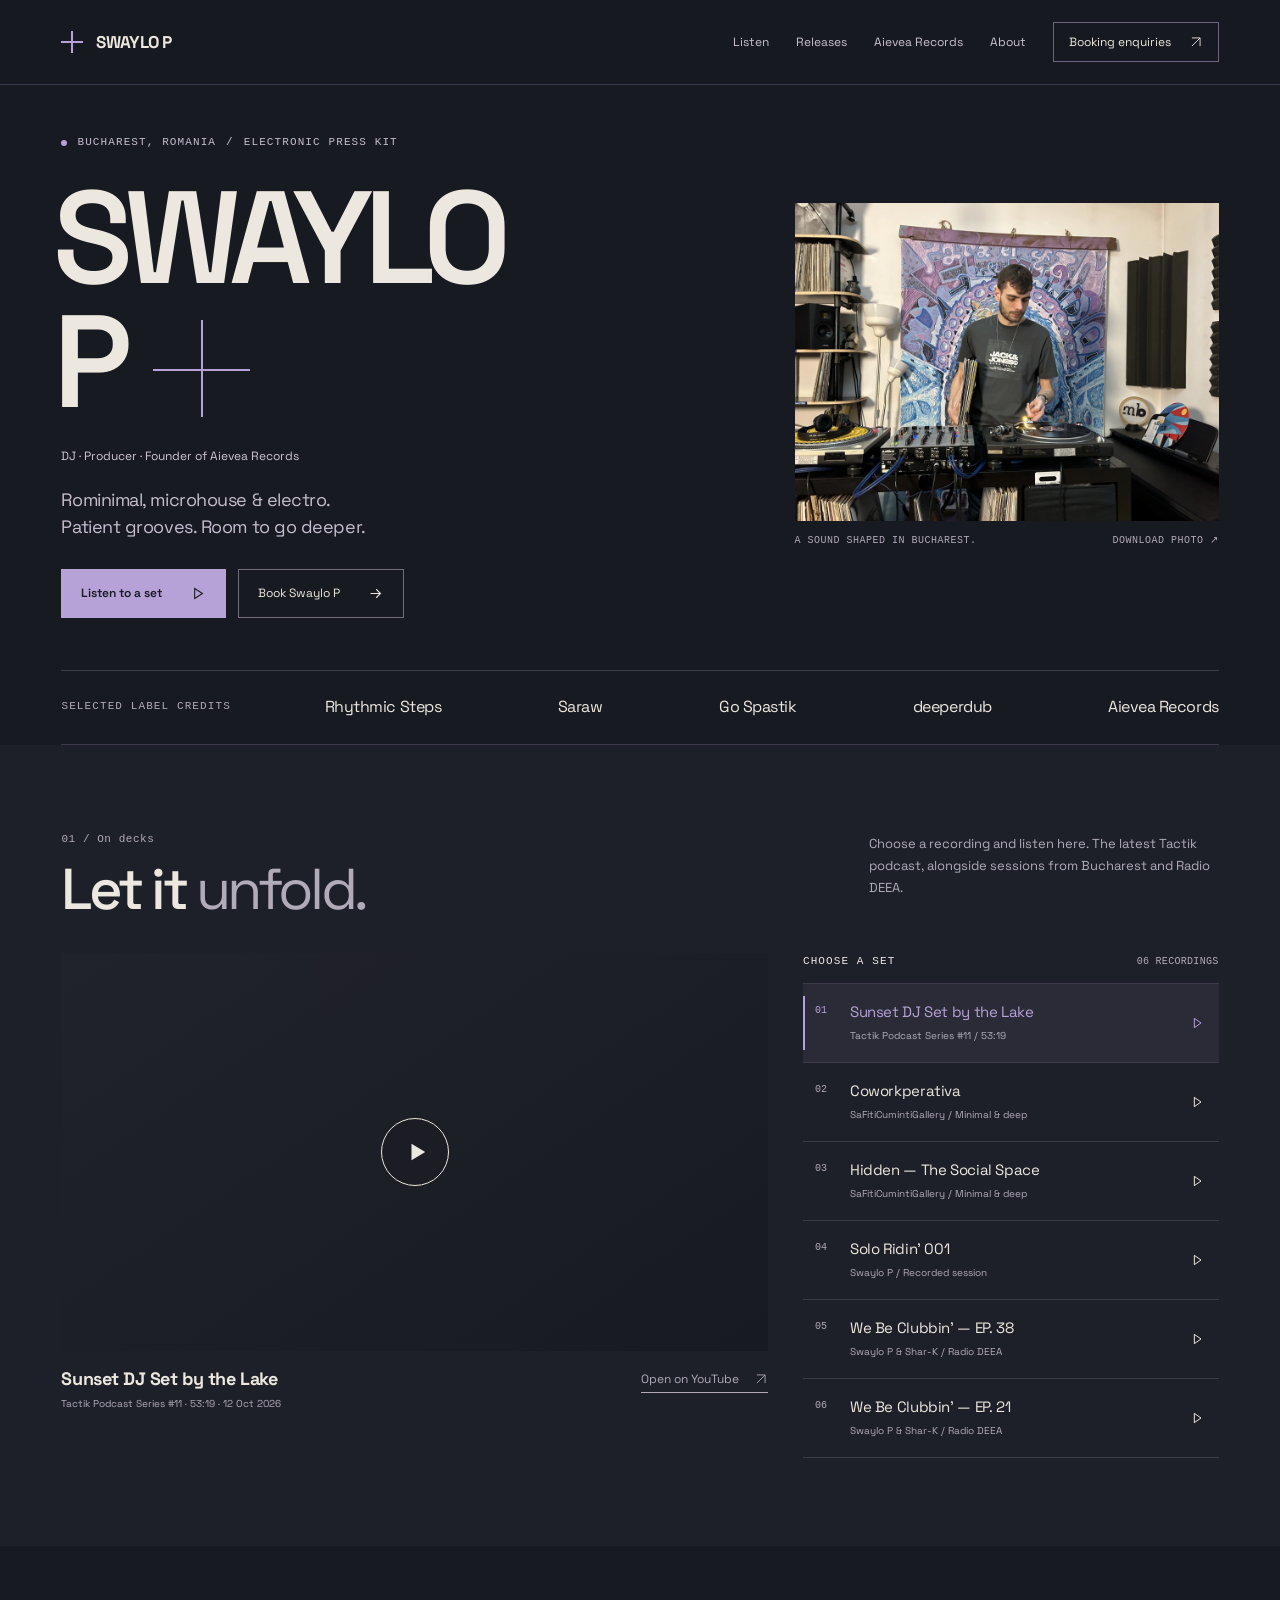
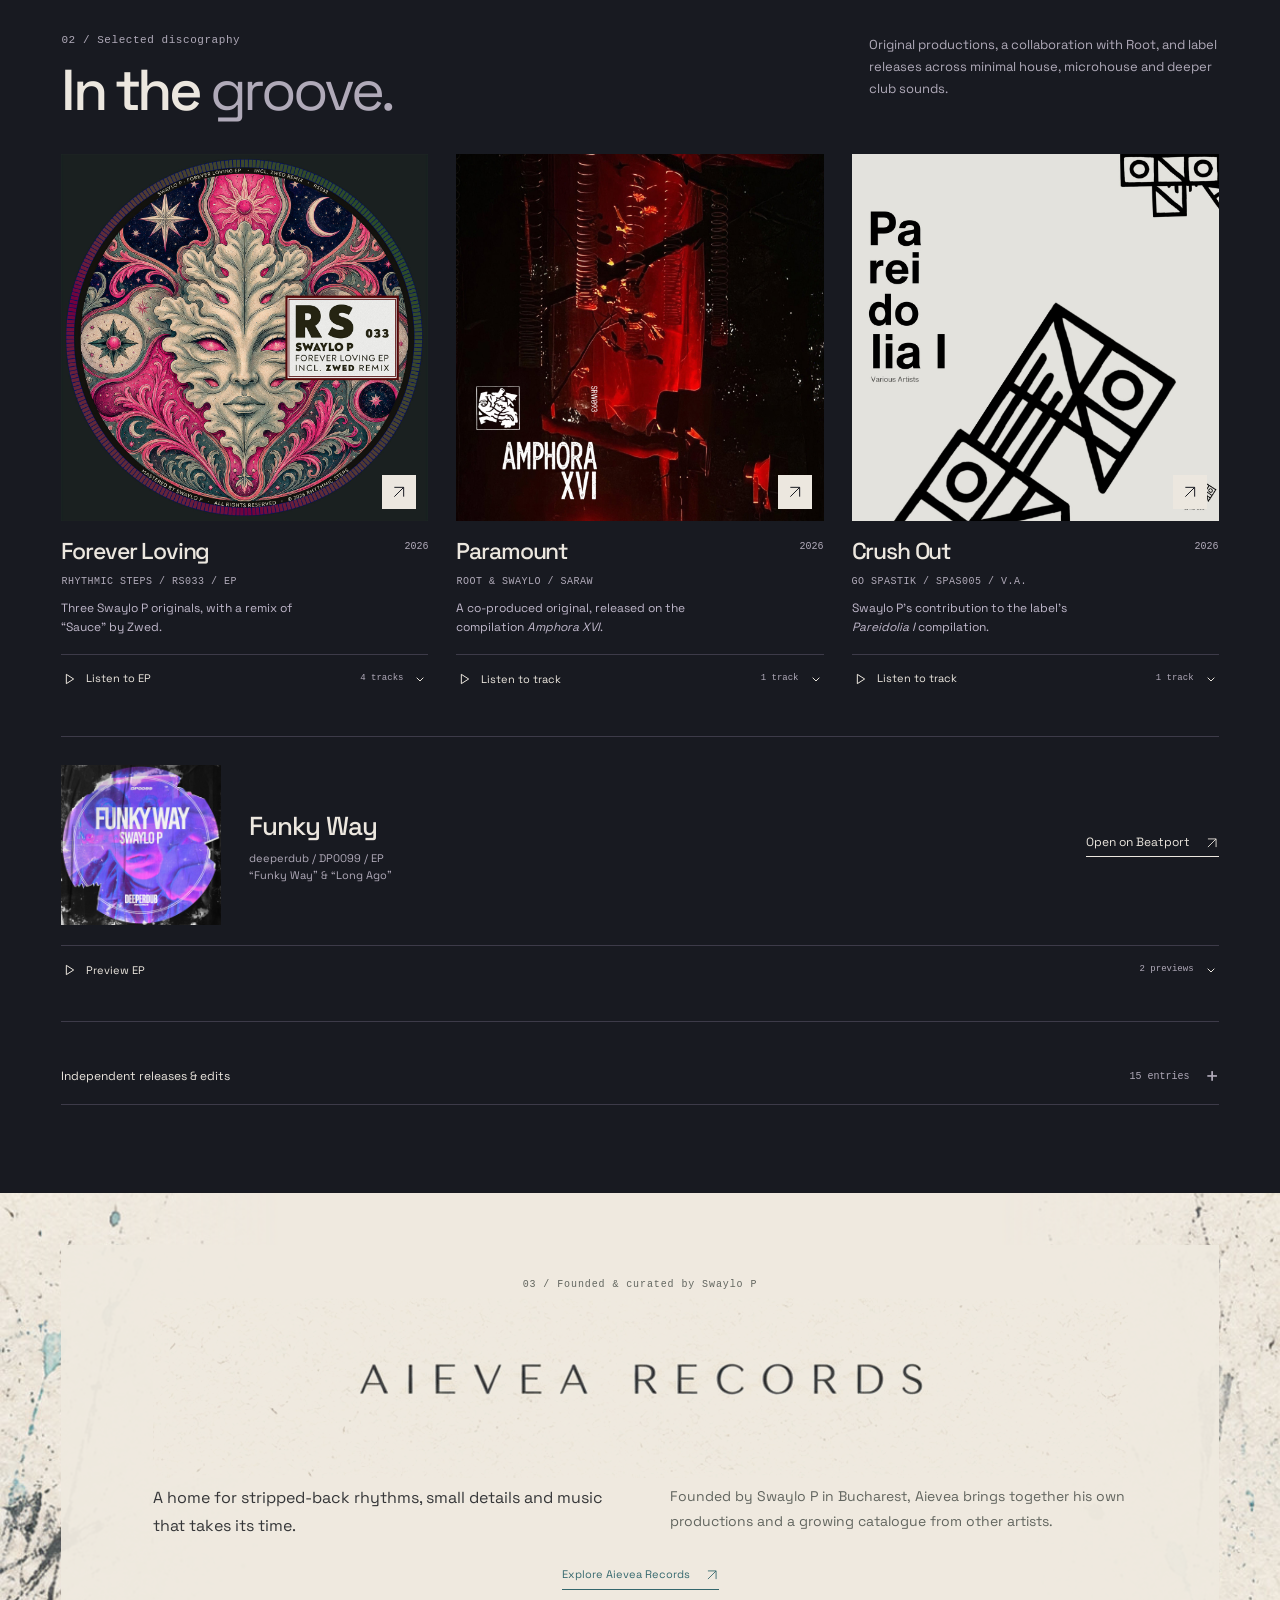
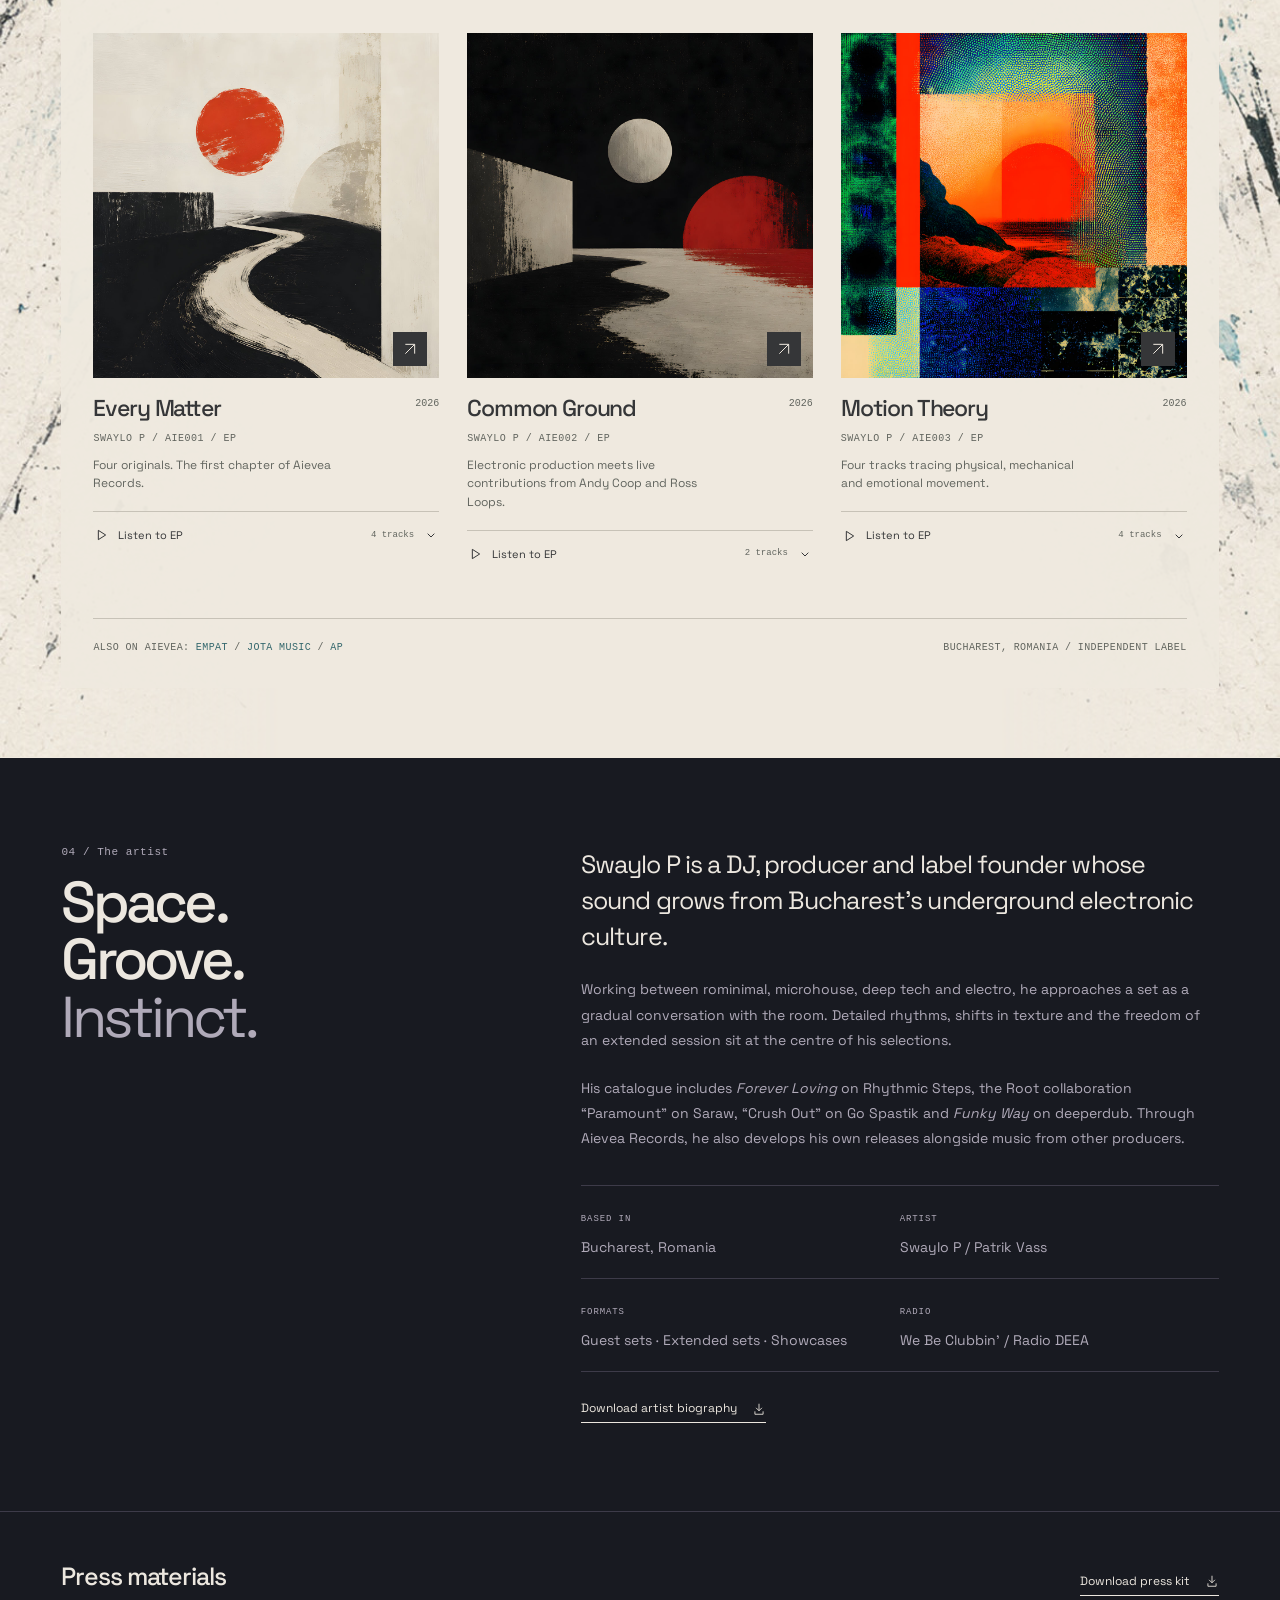
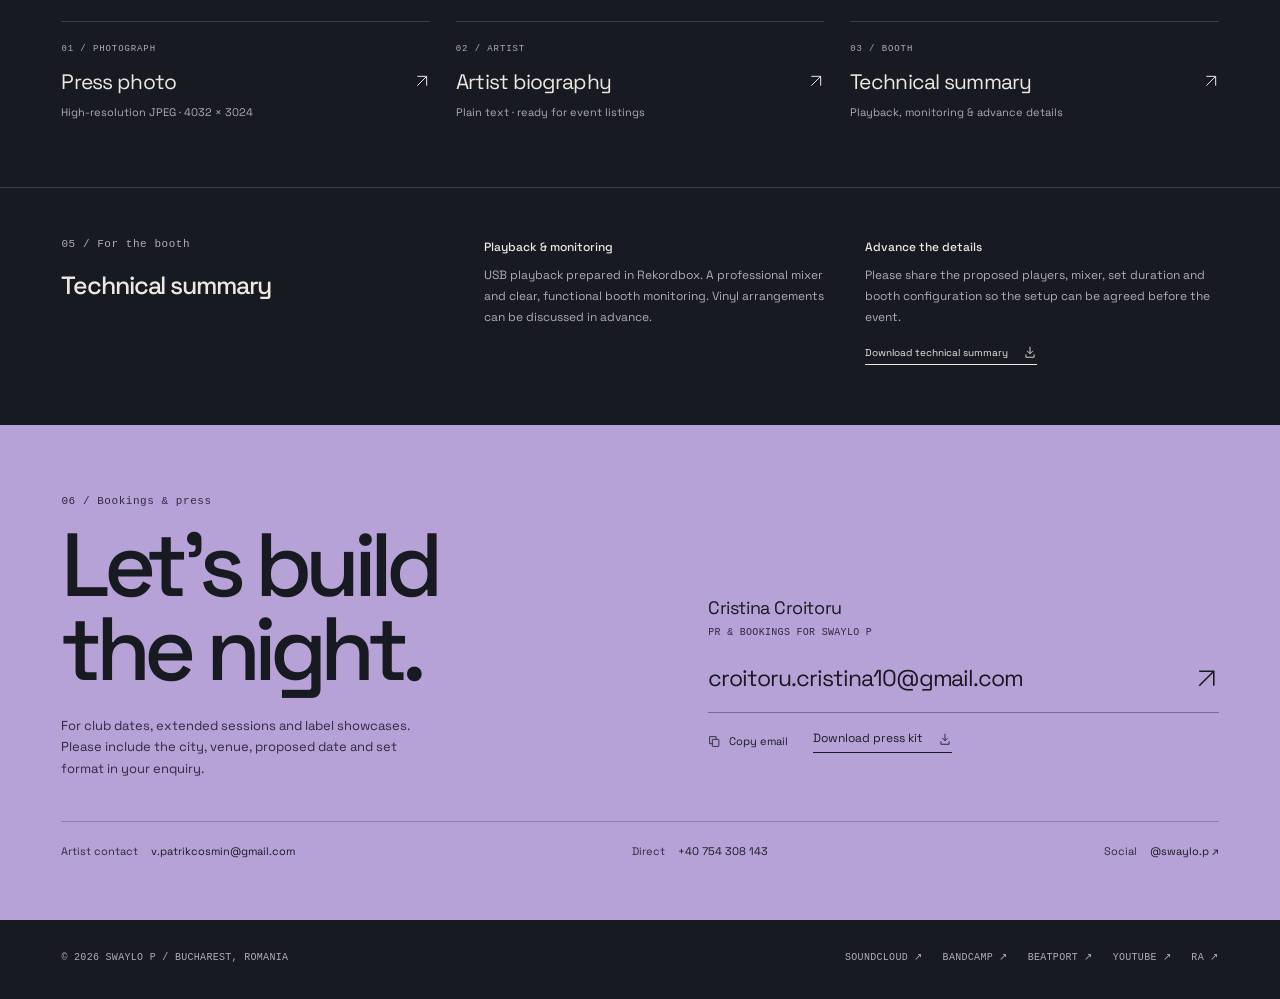
<file: index.html>
<!doctype html>
<html lang="en" class="no-js">
<head>
  <meta charset="utf-8">
  <meta name="viewport" content="width=device-width, initial-scale=1">
  <meta name="theme-color" content="#181a21">
  <script>document.documentElement.classList.replace('no-js', 'js');</script>
  <title>Swaylo P — DJ, Producer & Aievea Records Founder</title>
  <meta name="description" content="Swaylo P is a Bucharest-based DJ, producer and founder of Aievea Records. Explore selected sets, releases on Rhythmic Steps, Saraw and Go Spastik, and booking information.">
  <link rel="canonical" href="https://swaylo-p.github.io/swaylo-p-epk/">
  <meta property="og:type" content="website">
  <meta property="og:title" content="Swaylo P — Electronic Press Kit">
  <meta property="og:description" content="Bucharest. Rominimal, microhouse & electro. Selected music, Aievea Records and booking enquiries.">
  <meta property="og:url" content="https://swaylo-p.github.io/swaylo-p-epk/">
  <meta property="og:image" content="https://swaylo-p.github.io/swaylo-p-epk/images/swaylo-p-portrait.jpg">
  <meta property="og:image:alt" content="Swaylo P playing vinyl at a turntable setup">
  <meta name="twitter:card" content="summary_large_image">
  <link rel="icon" href="images/favicon.svg" type="image/svg+xml">
  <link rel="preconnect" href="https://fonts.googleapis.com">
  <link rel="preconnect" href="https://fonts.gstatic.com" crossorigin>
  <link href="https://fonts.googleapis.com/css2?family=Space+Grotesk:wght@400;500;600;700&display=swap" rel="stylesheet">
  <style>
    :root{--ink:#181a21;--paper:#ece7df;--white:#faf7f2;--accent:#b6a2d7;--muted:#b0aab9;--line:#3d3b49;--paper-line:#cfc5d1;--gutter:clamp(22px,4.8vw,80px);--max:1440px;--mono:ui-monospace,SFMono-Regular,Consolas,monospace}
    *,*::before,*::after{box-sizing:border-box}
    html{scroll-behavior:smooth;scroll-padding-top:95px}
    body{margin:0;background:var(--ink);color:var(--paper);font-family:"Space Grotesk",Arial,sans-serif;font-size:16px;line-height:1.55;-webkit-font-smoothing:antialiased}
    ::selection{background:var(--accent);color:var(--ink)}
    a{color:inherit;text-decoration:none;text-underline-offset:5px}
    a:hover{text-decoration:underline}
    button,input{font:inherit}
    button,a{-webkit-tap-highlight-color:transparent}
    button{color:inherit}
    button:not(:disabled){cursor:pointer}
    img{display:block;max-width:100%;height:auto}
    svg{display:block;width:20px;height:20px;fill:none;stroke:currentColor;stroke-width:1.5}
    h1,h2,h3,p,figure{margin:0}
    h1,h2,h3{font-weight:500}
    button:focus-visible,a:focus-visible,summary:focus-visible{outline:2px solid var(--accent);outline-offset:5px}
    .container{max-width:var(--max);margin-inline:auto;padding-inline:var(--gutter)}
    .eyebrow{font:11px/1.6 var(--mono);letter-spacing:.1em;text-transform:uppercase}
    .muted{color:var(--muted)}
    .accent{color:var(--accent)}
    .skip-link{position:fixed;top:10px;left:12px;z-index:100;background:var(--paper);color:var(--ink);padding:10px 18px;transform:translateY(-160%)}
    .skip-link:focus{transform:none}
    .site-header{position:sticky;top:0;z-index:30;background:rgba(24,26,33,.97);border-bottom:1px solid var(--line)}
    .header-inner{height:84px;display:flex;align-items:center;justify-content:space-between;gap:30px}
    .wordmark{display:flex;align-items:center;gap:13px;font-size:17px;letter-spacing:-.04em;font-weight:700;white-space:nowrap}
    .wordmark:hover{text-decoration:none}
    .cross{width:22px;height:22px;position:relative;display:inline-block;flex-shrink:0}
    .cross::before,.cross::after{content:"";position:absolute;background:var(--accent)}
    .cross::before{width:100%;height:2px;left:0;top:10px}.cross::after{height:100%;width:2px;left:10px;top:0}
    .desktop-nav{display:flex;align-items:center;gap:27px;font-size:12px}
    .desktop-nav a{padding:10px 0;color:#cac3d2}
    .desktop-nav a:hover{color:var(--white)}
    .desktop-nav .nav-book{color:var(--paper);border:1px solid #6e647e;padding:10px 15px;display:flex;align-items:center;gap:18px}
    .nav-book svg{width:14px;height:14px}
    .menu-toggle{display:none;background:none;border:1px solid var(--line);padding:9px 12px;align-items:center;gap:15px;font-size:12px}
    .hero{display:grid;grid-template-columns:minmax(0,1.3fr) minmax(0,.84fr);gap:clamp(35px,6vw,100px);padding-top:49px;padding-bottom:52px;align-items:center}
    .hero-topline{display:flex;align-items:center;gap:10px;color:#c4bdce;margin-bottom:30px}
    .status-dot{width:6px;height:6px;background:var(--accent);border-radius:50%;flex-shrink:0}
    .hero h1{font-size:clamp(72px,10.25vw,154px);line-height:.86;letter-spacing:-.07em;font-weight:600;margin-left:-.065em}
    .hero h1 span{display:block;margin-top:12px}
    .hero h1 .name-ending{display:flex;align-items:center;gap:30px}
    .hero-sigil{position:relative;width:clamp(55px,7.6vw,114px);height:clamp(55px,7.6vw,114px);display:block;margin-top:9px;flex-shrink:0}
    .hero-sigil::before,.hero-sigil::after{content:"";position:absolute;background:var(--accent)}
    .hero-sigil::before{height:2px;width:100%;top:50%;left:0}.hero-sigil::after{width:2px;height:100%;left:50%;top:0}
    .hero-role{font-size:12px;margin-top:28px;color:#cfc7d8}
    .hero-description{max-width:390px;font-size:18px;line-height:1.5;letter-spacing:-.025em;margin-top:20px;color:#c4bdce}
    .hero-actions{display:flex;flex-wrap:wrap;gap:12px;margin-top:29px}
    .button{display:inline-flex;align-items:center;justify-content:space-between;gap:27px;border:1px solid #746b80;min-height:49px;padding:12px 19px;font-size:12px;background:transparent;color:var(--paper);transition:background .18s,color .18s,border-color .18s}
    .button:hover{text-decoration:none;background:var(--paper);border-color:var(--paper);color:var(--ink)}
    .button.primary{background:var(--accent);color:var(--ink);border-color:var(--accent);font-weight:600}
    .button.primary:hover{background:var(--paper);border-color:var(--paper)}
    .button svg{width:17px;height:17px}
    .hero-portrait{position:relative;align-self:center;min-width:0;margin-top:0;display:flex;flex-direction:column}
    .hero-image-wrap{position:relative;overflow:hidden;aspect-ratio:4/3;background:#2b2d3a}
    .hero-portrait img{display:block;width:100%;height:auto}
    .portrait-foot{display:flex;flex-wrap:wrap;justify-content:space-between;align-items:center;gap:12px;padding-top:12px;color:var(--muted);font:10px/1.5 var(--mono);text-transform:uppercase;letter-spacing:.05em}
    .portrait-foot svg{width:12px;height:12px}
    .label-strip{border-top:1px solid var(--line);border-bottom:1px solid var(--line);display:grid;grid-template-columns:1fr 4fr;align-items:center;gap:40px;padding-top:24px;padding-bottom:24px}
    .label-links{display:flex;align-items:center;justify-content:space-between;flex-wrap:wrap;gap:13px 24px;font-size:16px;letter-spacing:-.03em}
    .label-links a{white-space:nowrap}
    .section{padding-top:88px;padding-bottom:88px}
    .section-top{display:flex;justify-content:space-between;align-items:flex-start;gap:30px;margin-bottom:35px}
    .section-title{font-size:clamp(34px,4.5vw,64px);line-height:1;letter-spacing:-.065em}
    .section-title .light{font-weight:400;color:var(--muted)}
    .section-intro{max-width:350px;color:var(--muted);font-size:13px;line-height:1.7}
    .section-index{font:11px var(--mono);letter-spacing:.05em;display:block;margin-bottom:16px;color:var(--muted)}
    .text-link{font-size:12px;display:inline-flex;align-items:center;gap:15px;border-bottom:1px solid currentColor;padding-bottom:4px}
    .text-link svg{width:14px;height:14px}
    .text-link:hover{text-decoration:none;color:var(--accent)}
    .listening{background:#1e2029}
    .set-layout{display:grid;grid-template-columns:minmax(0,1.7fr) minmax(0,1fr);gap:35px}
    .video-stage{position:relative;aspect-ratio:16/9;background:#2b2d3a;overflow:hidden}
    .video-stage .video-poster{position:absolute;inset:0}
    .set-cover{overflow:hidden;background:linear-gradient(145deg,#23252e,#1a1c24)}
    .video-launch{position:absolute;z-index:1;inset:0;display:flex;align-items:center;justify-content:center;width:100%;border:0;background:transparent;color:var(--paper)}
    .video-launch::before{content:"";position:absolute;inset:0;background:rgba(0,0,0,.06)}
    .play-icon{position:relative;z-index:1;display:grid;place-items:center;width:68px;height:68px;border-radius:50%;border:1px solid #ece7df;background:rgba(24,26,33,.25);transition:background .18s,transform .18s}
    .video-launch:focus-visible .play-icon{outline:2px solid var(--accent);outline-offset:6px}
    .play-icon svg{width:22px;height:22px;fill:currentColor;stroke:none;margin-left:4px}
    .video-launch:hover .play-icon{background:var(--accent);border-color:var(--accent);color:var(--ink);transform:scale(1.06)}
    .video-badge{position:absolute;top:18px;left:19px;border:1px solid #bfb2ce;padding:5px 9px;font:9px var(--mono);text-transform:uppercase;letter-spacing:.08em}
    .video-bottom{position:absolute;left:23px;right:23px;bottom:22px;display:flex;justify-content:space-between;gap:15px;align-items:end;text-align:left}
    .video-bottom strong{display:block;font-size:21px;font-weight:500;letter-spacing:-.04em}.video-bottom small{font-size:10px;letter-spacing:.04em;color:#d8cfdf}
    .video-stage iframe{position:absolute;width:100%;height:100%;border:0;inset:0}
    .video-caption{display:flex;justify-content:space-between;align-items:center;gap:15px;margin-top:15px;font-size:11px;color:var(--muted)}
    .set-list{border-top:1px solid var(--line)}
    .set-row{display:grid;grid-template-columns:25px 1fr 20px;gap:16px;padding:23px 0;border-bottom:1px solid var(--line);align-items:center}
    .set-row:hover{text-decoration:none}.set-row:hover .set-name{color:var(--accent)}
    .set-number{font:10px var(--mono);color:var(--muted);align-self:start;padding-top:5px}
    .set-name{display:block;font-size:15px;line-height:1.3;letter-spacing:-.025em;transition:color .18s}
    .set-meta{display:block;color:var(--muted);font-size:10px;margin-top:7px}
    .set-row svg{width:15px;height:15px}
    .release-grid{display:grid;grid-template-columns:repeat(3,minmax(0,1fr));gap:28px}
    .release:hover{text-decoration:none}
    .release-art{overflow:hidden;background:#2b2b39;position:relative;aspect-ratio:1}
    .release-art img{width:100%;height:100%;object-fit:cover;transition:transform .45s}
    .release:hover .release-art img{transform:scale(1.035)}
    .release-overlay{position:absolute;right:12px;bottom:12px;background:var(--paper);color:var(--ink);width:34px;height:34px;display:grid;place-items:center;transition:background .18s}
    .release-overlay svg{width:16px;height:16px}.release:hover .release-overlay{background:var(--accent)}
    .release-heading{display:flex;align-items:baseline;justify-content:space-between;gap:10px;margin-top:17px}
    .release h3{font-size:23px;letter-spacing:-.05em;line-height:1.2}
    .release-year{font:10px var(--mono);color:var(--muted)}
    .release-credit{font:10px/1.5 var(--mono);text-transform:uppercase;letter-spacing:.05em;color:var(--muted);margin-top:8px}
    .release-note{font-size:12px;color:#c0b8cb;margin-top:10px;max-width:32ch}
    .release-extra{display:grid;grid-template-columns:60px 1fr auto;gap:20px;align-items:center;margin-top:34px;padding:20px 0;border-top:1px solid var(--line);border-bottom:1px solid var(--line)}
    .release-extra-mark{height:60px;width:60px;border:1px solid #81728e;display:grid;place-items:center;font-size:23px;letter-spacing:-.08em;background:repeating-linear-gradient(135deg,#282332,#282332 2px,#25202f 2px,#25202f 6px)}
    .release-extra h3{font-size:19px;letter-spacing:-.04em}.release-extra p{font-size:11px;color:var(--muted);margin-top:4px}
    details.archive{margin-top:27px;border-bottom:1px solid var(--line)}
    .archive summary{cursor:pointer;list-style:none;padding:16px 0;display:flex;justify-content:space-between;gap:15px;align-items:center;font-size:12px}
    .archive summary::-webkit-details-marker{display:none}
    .archive summary::after{content:"+";font-size:23px;color:var(--muted);line-height:1}
    .archive[open] summary::after{content:"−"}
    .archive-count{font:10px var(--mono);color:var(--muted);margin-left:auto}
    .archive-links{display:grid;grid-template-columns:repeat(3,minmax(0,1fr));gap:0 24px;padding-bottom:24px}
    .archive-links a{font-size:11px;padding:10px 0;border-top:1px solid var(--line);color:#c0b8cb}
    .aievea{background:var(--paper);color:var(--ink);position:relative;overflow:hidden}
    .aievea .section-index,.aievea .section-intro,.aievea .release-year,.aievea .release-credit{color:#655f70}
    .aievea-intro{display:grid;grid-template-columns:1.25fr 1fr;gap:60px;align-items:end;margin-bottom:38px}
    .aievea h2{font-size:clamp(54px,9vw,130px);line-height:.85;letter-spacing:-.085em;font-weight:500}
    .aievea h2 span{display:block;font-size:.39em;letter-spacing:-.06em;margin-top:16px}
    .aievea-copy{max-width:400px;font-size:14px;line-height:1.65}
    .aievea-copy p+p{margin-top:14px;color:#655f70;font-size:12px}
    .aievea-copy .text-link{margin-top:22px}
    .aievea .text-link:hover{color:#6a5581}
    .aievea a:focus-visible{outline-color:#6a5581}
    .aievea .release-art{background:#ded6e6}
    .aievea .release-note{color:#655f70}
    .aievea .release-overlay{background:var(--ink);color:var(--paper)}
    .aievea .release:hover .release-overlay{background:var(--accent);color:var(--ink)}
    .aievea-bottom{display:flex;gap:25px;justify-content:space-between;border-top:1px solid #c0b8cb;margin-top:35px;padding-top:20px;font:10px/1.7 var(--mono);text-transform:uppercase;letter-spacing:.04em;color:#655f70}
    .about-grid{display:grid;grid-template-columns:.85fr 1.3fr;gap:clamp(35px,8vw,120px)}
    .about-heading{position:sticky;top:120px;align-self:start}.about-heading .section-title{max-width:100%}
    .about-copy .lead{font-size:25px;line-height:1.45;letter-spacing:-.035em;color:var(--paper)}
    .about-copy p+p{margin-top:23px}.about-copy p:not(.lead){font-size:14px;color:var(--muted);line-height:1.8}
    .about-copy .text-link{margin-top:27px}
    .facts{display:grid;grid-template-columns:1fr 1fr;margin-top:34px;border-top:1px solid var(--line)}
    .fact{padding:18px 0;border-bottom:1px solid var(--line)}
    .fact:nth-child(odd){padding-right:20px}
    .fact .eyebrow{color:var(--muted);font-size:9px}.fact p{font-size:12px;margin-top:6px;color:var(--paper)}
    .press-section{border-top:1px solid var(--line);padding-top:45px;padding-bottom:65px}
    .press-top{display:flex;align-items:baseline;justify-content:space-between;gap:20px;margin-bottom:25px}
    .press-top h2{font-size:25px;letter-spacing:-.045em}
    .technical{border-top:1px solid var(--line);padding-top:50px;padding-bottom:60px}
    .technical-grid{display:grid;grid-template-columns:1fr 2fr;gap:55px}
    .technical h2{font-size:25px;letter-spacing:-.045em}
    .tech-details{display:grid;grid-template-columns:1fr 1fr;gap:27px}
    .tech-details h3{font-size:12px;margin-bottom:8px}.tech-details p{font-size:12px;line-height:1.75;color:var(--muted)}
    .tech-details .text-link{font-size:10px;margin-top:17px}
    .contact{background:var(--accent);color:var(--ink);padding-top:70px;padding-bottom:60px}
    .contact .section-index{color:#332842}
    .contact .text-link:hover{color:var(--ink)}
    .contact a:focus-visible,.contact button:focus-visible{outline-color:var(--ink)}
    .contact-grid{display:grid;grid-template-columns:1.15fr 1fr;gap:60px;align-items:end}
    .contact h2{font-size:clamp(54px,7vw,100px);letter-spacing:-.075em;line-height:.94}
    .contact-intro{font-size:13px;max-width:350px;line-height:1.65;margin-top:23px;color:#332842}
    .contact-person{font-size:18px;letter-spacing:-.025em}.contact-role{font:10px var(--mono);text-transform:uppercase;letter-spacing:.03em;margin-top:5px;color:#332842}
    .contact-email{display:flex;justify-content:space-between;align-items:center;gap:15px;font-size:clamp(16px,1.8vw,26px);letter-spacing:-.045em;border-bottom:1px solid #806796;margin-top:23px;padding-bottom:16px;overflow-wrap:anywhere}
    .contact-email:hover{text-decoration:none;border-color:var(--ink)}.contact-email svg{flex-shrink:0;width:25px;height:25px}
    .contact-actions{display:flex;gap:25px;margin-top:16px;flex-wrap:wrap;align-items:center}
    .copy-button{padding:0;border:0;background:none;font-size:11px;display:flex;gap:8px;align-items:center}.copy-button svg{width:13px;height:13px}
    .copy-button:hover{text-decoration:underline}.copy-status{font-size:11px;min-height:18px;color:#332842;margin-top:8px}
    .contact .text-link:hover{color:var(--ink);opacity:.7}
    .contact-secondary{border-top:1px solid #9280aa;margin-top:42px;padding-top:21px;display:flex;justify-content:space-between;gap:20px;flex-wrap:wrap;font-size:11px}
    .contact-secondary p{min-width:0;max-width:100%;overflow-wrap:anywhere}
    .contact-secondary a{overflow-wrap:anywhere}
    .contact-secondary span{color:#332842;margin-right:13px}
    .site-footer{display:flex;align-items:center;justify-content:space-between;gap:25px;padding-top:30px;padding-bottom:30px;color:var(--muted);font:10px/1.6 var(--mono);text-transform:uppercase;letter-spacing:.03em}
    .footer-links{display:flex;gap:20px;flex-wrap:wrap}
    .sr-only{position:absolute;width:1px;height:1px;padding:0;margin:-1px;overflow:hidden;clip:rect(0,0,0,0);white-space:nowrap;border:0}
    @media(min-width:1500px){.hero h1{font-size:154px}}
    @media(max-width:1080px){.desktop-nav{gap:18px}.hero{gap:35px}.hero h1{font-size:11vw}.hero-description{font-size:16px}.section{padding-top:65px;padding-bottom:65px}.set-layout{grid-template-columns:1.5fr 1fr;gap:25px}.set-row{padding:18px 0;gap:10px}.set-name{font-size:13px}.release-grid{gap:20px}.release h3{font-size:20px}.contact-grid{gap:35px}.contact-email{font-size:20px}}
    @media(max-width:800px){.header-inner{height:auto;min-height:70px;padding-block:14px;flex-wrap:wrap;gap:12px}.menu-toggle{display:flex}.desktop-nav{display:none;position:absolute;top:100%;left:0;right:0;background:var(--ink);padding:16px var(--gutter) 25px;border-bottom:1px solid var(--line);flex-wrap:wrap;gap:12px 26px}.desktop-nav.open{display:flex}.desktop-nav .nav-book{margin-left:auto}.hero{grid-template-columns:minmax(0,1.2fr) minmax(0,.85fr);gap:25px;padding-top:35px;padding-bottom:35px}.hero h1{font-size:11.8vw}.hero-topline{font-size:9px;margin-bottom:25px;gap:6px}.hero-role{font-size:10px;margin-top:24px}.hero-description{font-size:14px}.hero-actions{gap:9px;margin-top:23px}.hero-actions .button{font-size:11px;padding:10px 13px;gap:15px;min-height:43px}.portrait-foot{font-size:8px}.label-strip{grid-template-columns:1fr;gap:13px;padding-top:20px;padding-bottom:20px}.label-links{font-size:14px;justify-content:flex-start;gap:12px 27px}.set-layout{grid-template-columns:1fr}.set-list{display:grid;grid-template-columns:1fr 1fr;gap:0 26px}.section-top{gap:25px}.section-intro{max-width:260px;font-size:12px}.release-note{font-size:11px}.release h3{font-size:18px}.release-credit{font-size:9px}.aievea-intro{gap:30px}.aievea-copy{font-size:12px}.aievea-copy p+p{font-size:11px}.about-grid{gap:40px;grid-template-columns:.75fr 1.3fr}.about-copy .lead{font-size:21px}.about-copy p:not(.lead){font-size:12px}.technical-grid{grid-template-columns:1fr;gap:25px}.contact-grid{grid-template-columns:1fr;gap:42px}.contact h2{font-size:75px}.contact-intro{max-width:420px}.contact-email{font-size:27px}.contact-secondary{gap:15px}.site-footer{align-items:flex-start}}
    @media(max-width:700px){html{scroll-padding-top:88px}.hero{grid-template-columns:1fr;gap:30px;padding-top:29px}.hero-topline{font-size:10px;margin-bottom:29px}.hero h1{font-size:clamp(76px,20vw,115px);line-height:.83}.hero h1 span{margin-top:8px}.hero h1 .name-ending{display:flex;gap:21px}.hero-sigil{width:57px;height:57px;margin-top:6px}.hero-role{font-size:11px;margin-top:26px}.hero-description{font-size:16px;max-width:350px;margin-top:14px}.hero-actions{margin-top:24px}.hero-actions .button{font-size:11px;padding:11px 15px;gap:19px;min-height:46px}.portrait-foot{font-size:9px}.label-links{gap:10px 20px;font-size:14px}.label-strip .eyebrow{font-size:9px}.section{padding-top:53px;padding-bottom:53px}.section-top{display:block;margin-bottom:27px}.section-intro{margin-top:18px;max-width:340px}.section-title{font-size:43px}.section-index{font-size:10px;margin-bottom:14px}.video-bottom{left:15px;right:15px;bottom:15px}.video-bottom strong{font-size:16px}.video-bottom small{font-size:8px}.video-badge{left:13px;top:13px;font-size:8px}.play-icon{width:49px;height:49px}.play-icon svg{width:17px;height:17px}.video-caption{font-size:9px;align-items:start}.video-caption .text-link{font-size:9px;white-space:nowrap;gap:7px}.set-list{grid-template-columns:1fr}.set-row{padding:19px 0;gap:13px}.set-name{font-size:15px}.set-meta{font-size:10px}.release-grid{grid-template-columns:1fr;gap:32px}.release{display:grid;grid-template-columns:116px 1fr;gap:17px;align-items:start}.release-body{padding-top:2px}.release-heading{margin-top:0;align-items:start}.release h3{font-size:22px}.release-credit{font-size:9px;margin-top:7px}.release-note{font-size:11px;margin-top:10px}.release-overlay{width:26px;height:26px;right:7px;bottom:7px}.release-overlay svg{width:13px;height:13px}.release-year{font-size:9px}.release-extra{grid-template-columns:45px 1fr auto;gap:13px;margin-top:29px}.release-extra-mark{width:45px;height:45px;font-size:19px}.release-extra h3{font-size:18px}.release-extra p{font-size:10px}.release-extra .text-link{font-size:0;gap:0;border:0}.release-extra .text-link svg{width:20px;height:20px}.archive-links{grid-template-columns:1fr 1fr;gap:0 16px}.archive-links a{font-size:10px}.archive-count{font-size:9px}.aievea-intro{grid-template-columns:1fr;gap:28px}.aievea h2{font-size:94px}.aievea-copy{font-size:14px;max-width:100%}.aievea-copy p+p{font-size:12px}.aievea-copy .text-link{margin-top:18px}.aievea .release h3{font-size:21px}.aievea-bottom{display:block;font-size:9px}.aievea-bottom p+p{margin-top:8px}.about-grid{grid-template-columns:1fr;gap:29px}.about-heading{position:static}.about-heading .section-title{max-width:100%}.about-copy .lead{font-size:22px}.about-copy p:not(.lead){font-size:13px}.facts{margin-top:26px}.fact p{font-size:11px}.press-top{align-items:start}.press-top h2{font-size:23px}.press-top .text-link{font-size:10px;gap:8px}.press-section{padding-bottom:45px}.technical{padding-top:35px;padding-bottom:45px}.tech-details{grid-template-columns:1fr;gap:24px}.contact{padding-top:52px;padding-bottom:35px}.contact h2{font-size:68px}.contact-intro{font-size:12px}.contact-grid{gap:33px}.contact-email{font-size:clamp(15px,5.1vw,22px);letter-spacing:-.04em;margin-top:18px;gap:10px}.contact-email svg{width:20px;height:20px}.contact-secondary{font-size:10px;display:grid;grid-template-columns:minmax(0,1fr);gap:11px;margin-top:26px}.contact-secondary span{margin-right:8px}.site-footer{display:block;font-size:9px;padding-top:24px;padding-bottom:24px}.footer-links{margin-top:17px;gap:17px}}
    @media(max-width:350px){:root{--gutter:17px}.hero-actions{display:grid}.hero-actions .button{min-width:220px}.hero h1{font-size:21vw}.contact-email{font-size:16px}.release{grid-template-columns:97px 1fr}.release h3{font-size:19px}}
    @media(max-width:800px){.no-js .menu-toggle{display:none}.no-js .header-inner{height:auto;min-height:70px;padding-block:16px;flex-wrap:wrap;gap:14px}.no-js .desktop-nav{display:flex;position:static;width:100%;padding:0;border:0;gap:9px 20px}.no-js .desktop-nav .nav-book{margin-left:0}}

    /* Keep text and portrait framing stable between layout breakpoints. */
    .hero-copy,.release,.release-body,.contact-grid>div,.set-row>span,.about-grid>div{min-width:0}
    .release-extra-mark{overflow-wrap:anywhere;line-height:1}
    .hero h1,.aievea h2,.about-heading .section-title,.contact h2{max-width:100%;overflow-wrap:anywhere}
    .hero-topline{flex-wrap:wrap;row-gap:4px}
    .release-heading{flex-wrap:wrap;align-items:flex-start;row-gap:5px}
    .release-heading h3{min-width:0;max-width:100%;overflow-wrap:anywhere}
    .release-year{flex-shrink:0;white-space:nowrap;padding-top:3px}
    .release-credit{overflow-wrap:anywhere}
    .press-top{flex-wrap:wrap;row-gap:12px}
    .contact-email>span{min-width:0}
    .video-caption{flex-wrap:wrap;align-items:flex-start;row-gap:12px}
    .video-caption .session-details{min-width:0;flex:1 1 200px}
    .video-caption .session-title{display:block;font-size:18px;line-height:1.4;letter-spacing:-.025em;color:var(--paper);overflow-wrap:anywhere}
    .video-caption .session-location{display:block;font-size:10px;margin-top:5px}
    .video-caption .text-link{flex-shrink:0;margin-top:4px}
    @media(prefers-reduced-motion:reduce){html{scroll-behavior:auto}*,*::before,*::after{transition:none!important;animation:none!important}}
    @media print{body{background:white;color:black;font-size:10pt}.site-header,.hero-actions,.video-launch,.video-stage,.set-list,.archive,.contact-actions,.footer-links,.video-caption,.skip-link{display:none!important}.container{padding-inline:0;max-width:100%}.hero{padding:0 0 20px;gap:30px;grid-template-columns:1.5fr 1fr}.hero h1{font-size:70pt}.hero-topline,.hero-role,.hero-description,.section-index,.section-intro,.release-credit,.release-note,.muted,.about-copy p:not(.lead){color:#444!important}.hero-role{font-size:9pt}.hero-description{font-size:11pt}.hero-sigil{width:50px;height:50px}.label-strip{padding-block:12px;border-color:#aaa}.label-links{font-size:10pt}.section{padding-block:25px;break-inside:avoid}.listening{background:white}.set-layout{display:none}.listening .section-top{margin:0}.listening .section-top::after{content:"Featured set: youtube.com/watch?v=6XyJfN6gxa4";font-size:10pt}.section-title{font-size:28pt}.release-grid{gap:20px;grid-template-columns:repeat(3,1fr)}.release h3{font-size:14pt}.release-art{max-width:140px}.release-overlay{display:none}.release-extra{margin-top:15px;padding-block:10px}.aievea{background:white;border-top:1px solid #aaa;border-bottom:1px solid #aaa}.aievea h2{font-size:55pt}.aievea-intro{gap:25px}.aievea-copy{font-size:10pt}.about-heading{position:static}.about-copy .lead{font-size:15pt}.about-copy p:not(.lead){font-size:10pt}.facts{margin-top:15px}.press-section{break-inside:avoid;padding-block:25px}.technical{padding-block:25px;break-inside:avoid}.contact{background:white;color:black;padding-block:25px;border-top:1px solid #aaa;break-inside:avoid}.contact h2{font-size:36pt}.contact-grid{grid-template-columns:1fr 1fr;gap:25px}.contact-intro,.contact-role,.contact-secondary span{color:#444}.contact-email{font-size:14pt;border-color:#aaa}.contact-secondary{margin-top:20px;border-color:#aaa}.site-footer{border-top:1px solid #aaa;color:#444;padding-block:12px}.button{display:none}a{text-decoration:none}img{break-inside:avoid}}
    .press-resources{display:grid;grid-template-columns:repeat(3,minmax(0,1fr));gap:26px}
    .press-resource{display:block;min-width:0;border-top:1px solid var(--line);padding-top:20px}
    .press-resource .eyebrow{display:block;color:var(--muted);font-size:9px}
    .press-resource>span:not(.eyebrow){display:flex;align-items:baseline;justify-content:space-between;gap:15px;font-size:21px;letter-spacing:-.035em;line-height:1.3;margin-top:12px;overflow-wrap:anywhere}
    .press-resource svg{width:16px;height:16px;flex-shrink:0}
    .press-resource small{display:block;font-size:11px;color:var(--muted);line-height:1.7;margin-top:8px;overflow-wrap:anywhere}
    .press-resource:hover{text-decoration:none}.press-resource:hover>span:not(.eyebrow){color:var(--accent)}
    @media(max-width:700px){.press-resources{grid-template-columns:minmax(0,1fr);gap:24px}.press-resource{padding-top:16px}.portrait-foot{row-gap:8px}}
  </style>
  <link rel="stylesheet" href="styles/releases.css?v=artwork-2">
  <link rel="stylesheet" href="styles/sets.css">
  <link rel="stylesheet" href="styles/aievea.css?v=spacing-2">
  <script type="application/ld+json">
    {"@context":"https://schema.org","@type":"Person","name":"Swaylo P","alternateName":"Patrik Vass","jobTitle":"DJ and music producer","url":"https://swaylo-p.github.io/swaylo-p-epk/","image":"https://swaylo-p.github.io/swaylo-p-epk/images/swaylo-p-portrait.jpg","homeLocation":{"@type":"Place","name":"Bucharest, Romania"},"sameAs":["https://soundcloud.com/pswaylo","https://www.instagram.com/swaylo.p/","https://www.beatport.com/artist/swaylo-p/1462597","https://pswaylo.bandcamp.com/","https://ra.co/dj/swaylop"]}
  </script>
</head>
<body>
  <a class="skip-link" href="#main">Skip to content</a>
  <header class="site-header">
    <div class="container header-inner">
      <a class="wordmark" href="#main" aria-label="Swaylo P, back to top"><span class="cross" aria-hidden="true"></span>SWAYLO P</a>
      <button class="menu-toggle" type="button" aria-expanded="false" aria-controls="navigation">Menu <span aria-hidden="true">+</span></button>
      <nav class="desktop-nav" id="navigation" aria-label="Main navigation">
        <a href="#sets">Listen</a><a href="#releases">Releases</a><a href="#aievea">Aievea Records</a><a href="#about">About</a>
        <a class="nav-book" href="#contact">Booking enquiries <svg aria-hidden="true" viewBox="0 0 24 24"><path d="M5 19 19 5M5 5h14v14"/></svg></a>
      </nav>
    </div>
  </header>
  <main id="main">
    <section class="container hero" aria-labelledby="artist-name">
      <div class="hero-copy">
        <p class="eyebrow hero-topline"><span class="status-dot" aria-hidden="true"></span>Bucharest, Romania <span aria-hidden="true">/</span> Electronic press kit</p>
        <h1 id="artist-name">SWAYLO<span class="name-ending">P<span class="hero-sigil" aria-hidden="true"></span></span></h1>
        <p class="hero-role">DJ · Producer · Founder of Aievea Records</p>
        <p class="hero-description">Rominimal, microhouse &amp; electro.<br>Patient grooves. Room to go deeper.</p>
        <div class="hero-actions">
          <a class="button primary" href="#sets">Listen to a set <svg aria-hidden="true" viewBox="0 0 24 24"><path d="m8 5 11 7-11 7Z"/></svg></a>
          <a class="button" href="#contact">Book Swaylo P <svg aria-hidden="true" viewBox="0 0 24 24"><path d="M5 12h14m-6-6 6 6-6 6"/></svg></a>
        </div>
      </div>
      <figure class="hero-portrait">
        <div class="hero-image-wrap">
          <img src="images/swaylo-p-portrait.webp" width="2000" height="1500" alt="Swaylo P playing vinyl at a turntable setup" fetchpriority="high">
        </div>
        <figcaption class="portrait-foot"><span>A sound shaped in Bucharest.</span><a href="images/swaylo-p-portrait.jpg" download="swaylo-p-press-photo.jpg">Download photo ↗</a></figcaption>
      </figure>
    </section>
    <div class="container">
      <div class="label-strip" aria-label="Selected release labels">
        <span class="eyebrow muted">Selected label credits</span>
        <div class="label-links">
          <a href="https://rhythmicsteps.bandcamp.com/album/swaylo-p-forever-loving-ep-rs033" target="_blank" rel="noopener noreferrer">Rhythmic Steps</a>
          <a href="https://saraw.bandcamp.com/album/amphora-xvi" target="_blank" rel="noopener noreferrer">Saraw</a>
          <a href="https://gosipastik.bandcamp.com/album/spas005-pareidolia-i" target="_blank" rel="noopener noreferrer">Go Spastik</a>
          <a href="https://www.beatport.com/release/funky-way/5634302" target="_blank" rel="noopener noreferrer">deeperdub</a>
          <a href="#aievea">Aievea Records</a>
        </div>
      </div>
    </div>

    <section class="listening section" id="sets" aria-labelledby="sets-heading">
      <div class="container">
        <div class="section-top">
          <div><span class="section-index">01 / On decks</span><h2 class="section-title" id="sets-heading">Let it <span class="light">unfold.</span></h2></div>
          <p class="section-intro">Choose a recording and listen here. The latest Tactik podcast, alongside sessions from Bucharest and Radio DEEA.</p>
        </div>
        <div class="set-layout">
          <div class="set-player">
            <div class="video-stage" id="featured-video">
              <div class="video-poster set-cover" aria-hidden="true"></div>
              <a class="video-launch" id="video-launch" data-youtube-id="6XyJfN6gxa4" href="https://www.youtube.com/watch?v=6XyJfN6gxa4" target="_blank" rel="noopener noreferrer" aria-label="Watch Swaylo P's latest set: Tactik Podcast Series 11">
                <span class="play-icon" aria-hidden="true"><svg viewBox="0 0 24 24"><path d="m6 3 15 9-15 9Z"/></svg></span>
              </a>
            </div>
            <div class="video-caption"><span class="session-details"><strong class="session-title" id="selected-set-title">Sunset DJ Set by the Lake</strong><span class="session-location" id="selected-set-subtitle">Tactik Podcast Series #11 &middot; 53:19 &middot; 12 Oct 2026</span></span><a class="text-link" data-set-external href="https://www.youtube.com/watch?v=6XyJfN6gxa4" target="_blank" rel="noopener noreferrer">Open on YouTube <svg aria-hidden="true" viewBox="0 0 24 24"><path d="M5 19 19 5M5 5h14v14"/></svg></a></div>
            <p class="set-status sr-only" id="set-status" role="status" aria-live="polite" aria-atomic="true">Selected: Sunset DJ Set by the Lake.</p>
          </div>
          <div class="set-selector">
            <p class="set-selector-label eyebrow">Choose a set <span>06 recordings</span></p>
            <nav class="set-list" aria-label="Recorded sets">
              <a class="set-row" data-youtube-id="6XyJfN6gxa4" aria-current="true" href="https://www.youtube.com/watch?v=6XyJfN6gxa4" target="_blank" rel="noopener noreferrer"><span class="set-number">01</span><span><span class="set-name">Sunset DJ Set by the Lake</span><span class="set-meta">Tactik Podcast Series #11 / 53:19</span></span><svg aria-hidden="true" viewBox="0 0 24 24"><path d="m8 5 10 7-10 7Z"/></svg></a>
              <a class="set-row" data-youtube-id="b8NKJ09QazY" href="https://www.youtube.com/watch?v=b8NKJ09QazY" target="_blank" rel="noopener noreferrer"><span class="set-number">02</span><span><span class="set-name">Coworkperativa</span><span class="set-meta">SaFitiCumintiGallery / Minimal &amp; deep</span></span><svg aria-hidden="true" viewBox="0 0 24 24"><path d="m8 5 10 7-10 7Z"/></svg></a>
              <a class="set-row" data-youtube-id="svvKjA2oFY4" href="https://www.youtube.com/watch?v=svvKjA2oFY4" target="_blank" rel="noopener noreferrer"><span class="set-number">03</span><span><span class="set-name">Hidden — The Social Space</span><span class="set-meta">SaFitiCumintiGallery / Minimal &amp; deep</span></span><svg aria-hidden="true" viewBox="0 0 24 24"><path d="m8 5 10 7-10 7Z"/></svg></a>
              <a class="set-row" data-youtube-id="W6Jn7fEphzY" href="https://www.youtube.com/watch?v=W6Jn7fEphzY" target="_blank" rel="noopener noreferrer"><span class="set-number">04</span><span><span class="set-name">Solo Ridin’ 001</span><span class="set-meta">Swaylo P / Recorded session</span></span><svg aria-hidden="true" viewBox="0 0 24 24"><path d="m8 5 10 7-10 7Z"/></svg></a>
              <a class="set-row" data-youtube-id="L86M5-AB7ug" href="https://www.youtube.com/watch?v=L86M5-AB7ug" target="_blank" rel="noopener noreferrer"><span class="set-number">05</span><span><span class="set-name">We Be Clubbin’ — EP. 38</span><span class="set-meta">Swaylo P &amp; Shar-K / Radio DEEA</span></span><svg aria-hidden="true" viewBox="0 0 24 24"><path d="m8 5 10 7-10 7Z"/></svg></a>
              <a class="set-row" data-youtube-id="3GcJn6fqY9s" href="https://www.youtube.com/watch?v=3GcJn6fqY9s" target="_blank" rel="noopener noreferrer"><span class="set-number">06</span><span><span class="set-name">We Be Clubbin’ — EP. 21</span><span class="set-meta">Swaylo P &amp; Shar-K / Radio DEEA</span></span><svg aria-hidden="true" viewBox="0 0 24 24"><path d="m8 5 10 7-10 7Z"/></svg></a>
            </nav>
          </div>
        </div>
      </div>
    </section>

    <section class="section container" id="releases" aria-labelledby="releases-heading">
      <div class="section-top">
        <div><span class="section-index">02 / Selected discography</span><h2 class="section-title" id="releases-heading">In the <span class="light">groove.</span></h2></div>
        <p class="section-intro">Original productions, a collaboration with Root, and label releases across minimal house, microhouse and deeper club sounds.</p>
      </div>
      <div class="release-grid">
        <article class="release" aria-labelledby="release-rhythmic-steps">
          <a class="release-art" href="https://rhythmicsteps.bandcamp.com/album/swaylo-p-forever-loving-ep-rs033" target="_blank" rel="noopener noreferrer"><img src="images/releases/forever-loving-rhythmic-steps.jpg" width="1200" height="1200" loading="lazy" alt="Forever Loving EP artwork"><span class="release-overlay"><svg aria-hidden="true" viewBox="0 0 24 24"><path d="M5 19 19 5M5 5h14v14"/></svg></span></a>
          <div class="release-body"><div class="release-heading"><h3 id="release-rhythmic-steps"><a href="https://rhythmicsteps.bandcamp.com/album/swaylo-p-forever-loving-ep-rs033" target="_blank" rel="noopener noreferrer">Forever Loving</a></h3><span class="release-year">2026</span></div><p class="release-credit">Rhythmic Steps / RS033 / EP</p><p class="release-note">Three Swaylo P originals, with a remix of “Sauce” by Zwed.</p></div>

          <details class="release-listen" name="release-audio" data-provider="Bandcamp" style="--player-height:300px">
            <summary><svg aria-hidden="true" viewBox="0 0 24 24"><path d="m8 5 11 7-11 7Z"/></svg><span>Listen to EP</span><span class="listen-count">4 tracks</span><svg class="listen-chevron" aria-hidden="true" viewBox="0 0 24 24"><path d="m7 10 5 5 5-5"/></svg></summary>
            <div class="release-player-host"><noscript><iframe class="release-frame" src="https://bandcamp.com/EmbeddedPlayer/album=2091072155/size=large/bgcol=ffffff/linkcol=7658a3/artwork=small/tracklist=true/transparent=true/" title="Forever Loving by Swaylo P - Bandcamp player" width="100%" height="300" loading="lazy" allow="autoplay" referrerpolicy="strict-origin-when-cross-origin" scrolling="no"></iframe></noscript></div>
            <template><iframe class="release-frame" src="https://bandcamp.com/EmbeddedPlayer/album=2091072155/size=large/bgcol=ffffff/linkcol=7658a3/artwork=small/tracklist=true/transparent=true/" title="Forever Loving by Swaylo P - Bandcamp player" width="100%" height="300" loading="lazy" allow="autoplay" referrerpolicy="strict-origin-when-cross-origin" scrolling="no"></iframe></template>
            <a class="release-store" href="https://rhythmicsteps.bandcamp.com/album/swaylo-p-forever-loving-ep-rs033" target="_blank" rel="noopener noreferrer">Open on Bandcamp <svg aria-hidden="true" viewBox="0 0 24 24"><path d="M5 19 19 5M5 5h14v14"/></svg></a>
          </details>
        </article>
        <article class="release" aria-labelledby="release-saraw-paramount">
          <a class="release-art" href="https://saraw.bandcamp.com/album/amphora-xvi" target="_blank" rel="noopener noreferrer"><img src="images/releases/amphora-xvi-saraw.jpg" width="1200" height="1200" loading="lazy" alt="Amphora XVI compilation artwork"><span class="release-overlay"><svg aria-hidden="true" viewBox="0 0 24 24"><path d="M5 19 19 5M5 5h14v14"/></svg></span></a>
          <div class="release-body"><div class="release-heading"><h3 id="release-saraw-paramount"><a href="https://saraw.bandcamp.com/album/amphora-xvi" target="_blank" rel="noopener noreferrer">Paramount</a></h3><span class="release-year">2026</span></div><p class="release-credit">Root &amp; Swaylo / Saraw</p><p class="release-note">A co-produced original, released on the compilation <em>Amphora XVI</em>.</p></div>

          <details class="release-listen" name="release-audio" data-provider="Bandcamp" style="--player-height:42px">
            <summary><svg aria-hidden="true" viewBox="0 0 24 24"><path d="m8 5 11 7-11 7Z"/></svg><span>Listen to track</span><span class="listen-count">1 track</span><svg class="listen-chevron" aria-hidden="true" viewBox="0 0 24 24"><path d="m7 10 5 5 5-5"/></svg></summary>
            <div class="release-player-host"><noscript><iframe class="release-frame" src="https://bandcamp.com/EmbeddedPlayer/track=2524984960/size=small/bgcol=ffffff/linkcol=7658a3/artwork=none/transparent=true/" title="Paramount by Root &amp; Swaylo - Bandcamp player" width="100%" height="42" loading="lazy" allow="autoplay" referrerpolicy="strict-origin-when-cross-origin" scrolling="no"></iframe></noscript></div>
            <template><iframe class="release-frame" src="https://bandcamp.com/EmbeddedPlayer/track=2524984960/size=small/bgcol=ffffff/linkcol=7658a3/artwork=none/transparent=true/" title="Paramount by Root &amp; Swaylo - Bandcamp player" width="100%" height="42" loading="lazy" allow="autoplay" referrerpolicy="strict-origin-when-cross-origin" scrolling="no"></iframe></template>
            <a class="release-store" href="https://saraw.bandcamp.com/album/amphora-xvi" target="_blank" rel="noopener noreferrer">Open on Bandcamp <svg aria-hidden="true" viewBox="0 0 24 24"><path d="M5 19 19 5M5 5h14v14"/></svg></a>
          </details>
        </article>
        <article class="release" aria-labelledby="release-go-spastik-crush-out">
          <a class="release-art" href="https://gosipastik.bandcamp.com/album/spas005-pareidolia-i" target="_blank" rel="noopener noreferrer"><img src="images/releases/pareidolia-i-go-spastik.jpg" width="1200" height="1200" loading="lazy" alt="Pareidolia I compilation artwork"><span class="release-overlay"><svg aria-hidden="true" viewBox="0 0 24 24"><path d="M5 19 19 5M5 5h14v14"/></svg></span></a>
          <div class="release-body"><div class="release-heading"><h3 id="release-go-spastik-crush-out"><a href="https://gosipastik.bandcamp.com/album/spas005-pareidolia-i" target="_blank" rel="noopener noreferrer">Crush Out</a></h3><span class="release-year">2026</span></div><p class="release-credit">Go Spastik / SPAS005 / V.A.</p><p class="release-note">Swaylo P’s contribution to the label’s <em>Pareidolia I</em> compilation.</p></div>

          <details class="release-listen" name="release-audio" data-provider="Bandcamp" style="--player-height:42px">
            <summary><svg aria-hidden="true" viewBox="0 0 24 24"><path d="m8 5 11 7-11 7Z"/></svg><span>Listen to track</span><span class="listen-count">1 track</span><svg class="listen-chevron" aria-hidden="true" viewBox="0 0 24 24"><path d="m7 10 5 5 5-5"/></svg></summary>
            <div class="release-player-host"><noscript><iframe class="release-frame" src="https://bandcamp.com/EmbeddedPlayer/track=4106744683/size=small/bgcol=ffffff/linkcol=7658a3/artwork=none/transparent=true/" title="Crush Out by Swaylo P - Bandcamp player" width="100%" height="42" loading="lazy" allow="autoplay" referrerpolicy="strict-origin-when-cross-origin" scrolling="no"></iframe></noscript></div>
            <template><iframe class="release-frame" src="https://bandcamp.com/EmbeddedPlayer/track=4106744683/size=small/bgcol=ffffff/linkcol=7658a3/artwork=none/transparent=true/" title="Crush Out by Swaylo P - Bandcamp player" width="100%" height="42" loading="lazy" allow="autoplay" referrerpolicy="strict-origin-when-cross-origin" scrolling="no"></iframe></template>
            <a class="release-store" href="https://gosipastik.bandcamp.com/album/spas005-pareidolia-i" target="_blank" rel="noopener noreferrer">Open on Bandcamp <svg aria-hidden="true" viewBox="0 0 24 24"><path d="M5 19 19 5M5 5h14v14"/></svg></a>
          </details>
        </article>
      </div>
      <div class="release-extra">
        <a class="release-extra-art" href="https://www.beatport.com/release/funky-way/5634302" target="_blank" rel="noopener noreferrer" aria-label="Funky Way on Beatport"><img src="images/releases/funky-way-deeperdub.jpg" width="1400" height="1400" alt="Funky Way EP artwork by Swaylo P on deeperdub" loading="lazy"></a>
        <div><h3>Funky Way</h3><p>deeperdub / DP0099 / EP<br>“Funky Way” &amp; “Long Ago”</p></div>
        <a class="text-link" href="https://www.beatport.com/release/funky-way/5634302" target="_blank" rel="noopener noreferrer" aria-label="Open Funky Way on Beatport">Open on Beatport <svg aria-hidden="true" viewBox="0 0 24 24"><path d="M5 19 19 5M5 5h14v14"/></svg></a>
        <details class="release-listen" name="release-audio" data-provider="Beatport" style="--player-height:362px">
            <summary><svg aria-hidden="true" viewBox="0 0 24 24"><path d="m8 5 11 7-11 7Z"/></svg><span>Preview EP</span><span class="listen-count">2 previews</span><svg class="listen-chevron" aria-hidden="true" viewBox="0 0 24 24"><path d="m7 10 5 5 5-5"/></svg></summary>
            <div class="release-player-host"><noscript><iframe class="release-frame" src="https://embed.beatport.com/?id=5634302&amp;type=release" title="Funky Way by Swaylo P - Beatport previews" width="100%" height="362" loading="lazy" allow="autoplay" referrerpolicy="strict-origin-when-cross-origin" scrolling="no"></iframe></noscript></div>
            <template><iframe class="release-frame" src="https://embed.beatport.com/?id=5634302&amp;type=release" title="Funky Way by Swaylo P - Beatport previews" width="100%" height="362" loading="lazy" allow="autoplay" referrerpolicy="strict-origin-when-cross-origin" scrolling="no"></iframe></template>
            <a class="release-store" href="https://www.beatport.com/release/funky-way/5634302" target="_blank" rel="noopener noreferrer">Open on Beatport <svg aria-hidden="true" viewBox="0 0 24 24"><path d="M5 19 19 5M5 5h14v14"/></svg></a>
          </details>
      </div>
      <details class="archive">
        <summary>Independent releases &amp; edits <span class="archive-count">15 entries</span></summary>
        <div class="archive-links">
          <a href="https://pswaylo.bandcamp.com/album/orion-signals" target="_blank" rel="noopener noreferrer">Orion Signals ↗</a>
          <a href="https://pswaylo.bandcamp.com/album/fan-tasy" target="_blank" rel="noopener noreferrer">Fan Tasy — independent album ↗</a>
          <a href="https://pswaylo.bandcamp.com/track/dude-in-shorts" target="_blank" rel="noopener noreferrer">Dude in shorts ↗</a>
          <a href="https://pswaylo.bandcamp.com/track/shook-ones-swaylo-p-special-edit" target="_blank" rel="noopener noreferrer">Shook Ones — Special Edit ↗</a>
          <a href="https://pswaylo.bandcamp.com/track/mimosa-2000-edit" target="_blank" rel="noopener noreferrer">Mimosa 2000 Edit ↗</a>
          <a href="https://pswaylo.bandcamp.com/track/up-to-lightspeed" target="_blank" rel="noopener noreferrer">Up to Lightspeed ↗</a>
          <a href="https://pswaylo.bandcamp.com/track/on-repeat" target="_blank" rel="noopener noreferrer">On Repeat ↗</a>
          <a href="https://pswaylo.bandcamp.com/track/chemical" target="_blank" rel="noopener noreferrer">Chemical ↗</a>
          <a href="https://pswaylo.bandcamp.com/track/sound-of-the-sun" target="_blank" rel="noopener noreferrer">Sound of The Sun ↗</a>
          <a href="https://pswaylo.bandcamp.com/track/la-dovleci" target="_blank" rel="noopener noreferrer">La Dovleci ↗</a>
          <a href="https://pswaylo.bandcamp.com/track/sidelines" target="_blank" rel="noopener noreferrer">Sidelines ↗</a>
          <a href="https://pswaylo.bandcamp.com/track/noncommercial" target="_blank" rel="noopener noreferrer">Noncommercial ↗</a>
          <a href="https://pswaylo.bandcamp.com/track/magic" target="_blank" rel="noopener noreferrer">Magic ↗</a>
          <a href="https://pswaylo.bandcamp.com/track/get-ready" target="_blank" rel="noopener noreferrer">Get Ready ↗</a>
          <a href="https://pswaylo.bandcamp.com/track/im-already-gone" target="_blank" rel="noopener noreferrer">I’m Already Gone ↗</a>
        </div>
      </details>
    </section>

    <section class="aievea section" id="aievea" aria-labelledby="aievea-heading">
      <div class="container">
        <div class="aievea-brand">
          <span class="section-index">03 / Founded &amp; curated by Swaylo P</span>
          <h2 class="aievea-wordmark" id="aievea-heading"><img src="images/aievea/aievea-bandcamp-header.png" width="975" height="180" loading="lazy" alt="Aievea Records"></h2>
        </div>
        <div class="aievea-intro">
          <div class="aievea-copy">
            <p>A home for stripped-back rhythms, small details and music that takes its time.</p>
            <p>Founded by Swaylo P in Bucharest, Aievea brings together his own productions and a growing catalogue from other artists.</p>
            <a class="text-link" href="https://aievearecords.bandcamp.com/" target="_blank" rel="noopener noreferrer">Explore Aievea Records <svg aria-hidden="true" viewBox="0 0 24 24"><path d="M5 19 19 5M5 5h14v14"/></svg></a>
          </div>
        </div>
        <div class="release-grid">
          <article class="release" aria-labelledby="release-every-matter"><a class="release-art" href="https://aievearecords.bandcamp.com/album/aie001-every-matter-ep" target="_blank" rel="noopener noreferrer"><img src="images/releases/every-matter-aievea.jpg" width="1200" height="1200" loading="lazy" alt="Every Matter EP artwork"><span class="release-overlay"><svg aria-hidden="true" viewBox="0 0 24 24"><path d="M5 19 19 5M5 5h14v14"/></svg></span></a><div class="release-body"><div class="release-heading"><h3 id="release-every-matter"><a href="https://aievearecords.bandcamp.com/album/aie001-every-matter-ep" target="_blank" rel="noopener noreferrer">Every Matter</a></h3><span class="release-year">2026</span></div><p class="release-credit">Swaylo P / AIE001 / EP</p><p class="release-note">Four originals. The first chapter of Aievea Records.</p></div>
          <details class="release-listen" name="release-audio" data-provider="Bandcamp" style="--player-height:300px">
            <summary><svg aria-hidden="true" viewBox="0 0 24 24"><path d="m8 5 11 7-11 7Z"/></svg><span>Listen to EP</span><span class="listen-count">4 tracks</span><svg class="listen-chevron" aria-hidden="true" viewBox="0 0 24 24"><path d="m7 10 5 5 5-5"/></svg></summary>
            <div class="release-player-host"><noscript><iframe class="release-frame" src="https://bandcamp.com/EmbeddedPlayer/album=3617507079/size=large/bgcol=ffffff/linkcol=3f747b/artwork=small/tracklist=true/transparent=true/" title="Every Matter by Swaylo P - Bandcamp player" width="100%" height="300" loading="lazy" allow="autoplay" referrerpolicy="strict-origin-when-cross-origin" scrolling="no"></iframe></noscript></div>
            <template><iframe class="release-frame" src="https://bandcamp.com/EmbeddedPlayer/album=3617507079/size=large/bgcol=ffffff/linkcol=3f747b/artwork=small/tracklist=true/transparent=true/" title="Every Matter by Swaylo P - Bandcamp player" width="100%" height="300" loading="lazy" allow="autoplay" referrerpolicy="strict-origin-when-cross-origin" scrolling="no"></iframe></template>
            <a class="release-store" href="https://aievearecords.bandcamp.com/album/aie001-every-matter-ep" target="_blank" rel="noopener noreferrer">Open on Bandcamp <svg aria-hidden="true" viewBox="0 0 24 24"><path d="M5 19 19 5M5 5h14v14"/></svg></a>
          </details>
        </article>
          <article class="release" aria-labelledby="release-common-ground"><a class="release-art" href="https://aievearecords.bandcamp.com/album/aie002-common-ground-ep" target="_blank" rel="noopener noreferrer"><img src="images/releases/common-ground-aievea.jpg" width="1200" height="1200" loading="lazy" alt="Common Ground EP artwork"><span class="release-overlay"><svg aria-hidden="true" viewBox="0 0 24 24"><path d="M5 19 19 5M5 5h14v14"/></svg></span></a><div class="release-body"><div class="release-heading"><h3 id="release-common-ground"><a href="https://aievearecords.bandcamp.com/album/aie002-common-ground-ep" target="_blank" rel="noopener noreferrer">Common Ground</a></h3><span class="release-year">2026</span></div><p class="release-credit">Swaylo P / AIE002 / EP</p><p class="release-note">Electronic production meets live contributions from Andy Coop and Ross Loops.</p></div>
          <details class="release-listen" name="release-audio" data-provider="Bandcamp" style="--player-height:234px">
            <summary><svg aria-hidden="true" viewBox="0 0 24 24"><path d="m8 5 11 7-11 7Z"/></svg><span>Listen to EP</span><span class="listen-count">2 tracks</span><svg class="listen-chevron" aria-hidden="true" viewBox="0 0 24 24"><path d="m7 10 5 5 5-5"/></svg></summary>
            <div class="release-player-host"><noscript><iframe class="release-frame" src="https://bandcamp.com/EmbeddedPlayer/album=2716549356/size=large/bgcol=ffffff/linkcol=3f747b/artwork=small/tracklist=true/transparent=true/" title="Common Ground by Swaylo P - Bandcamp player" width="100%" height="234" loading="lazy" allow="autoplay" referrerpolicy="strict-origin-when-cross-origin" scrolling="no"></iframe></noscript></div>
            <template><iframe class="release-frame" src="https://bandcamp.com/EmbeddedPlayer/album=2716549356/size=large/bgcol=ffffff/linkcol=3f747b/artwork=small/tracklist=true/transparent=true/" title="Common Ground by Swaylo P - Bandcamp player" width="100%" height="234" loading="lazy" allow="autoplay" referrerpolicy="strict-origin-when-cross-origin" scrolling="no"></iframe></template>
            <a class="release-store" href="https://aievearecords.bandcamp.com/album/aie002-common-ground-ep" target="_blank" rel="noopener noreferrer">Open on Bandcamp <svg aria-hidden="true" viewBox="0 0 24 24"><path d="M5 19 19 5M5 5h14v14"/></svg></a>
          </details>
        </article>
          <article class="release" aria-labelledby="release-motion-theory"><a class="release-art" href="https://aievearecords.bandcamp.com/album/aie003-motion-theory-ep" target="_blank" rel="noopener noreferrer"><img src="images/releases/motion-theory-aievea.jpg" width="1200" height="1200" loading="lazy" alt="Motion Theory EP artwork"><span class="release-overlay"><svg aria-hidden="true" viewBox="0 0 24 24"><path d="M5 19 19 5M5 5h14v14"/></svg></span></a><div class="release-body"><div class="release-heading"><h3 id="release-motion-theory"><a href="https://aievearecords.bandcamp.com/album/aie003-motion-theory-ep" target="_blank" rel="noopener noreferrer">Motion Theory</a></h3><span class="release-year">2026</span></div><p class="release-credit">Swaylo P / AIE003 / EP</p><p class="release-note">Four tracks tracing physical, mechanical and emotional movement.</p></div>
          <details class="release-listen" name="release-audio" data-provider="Bandcamp" style="--player-height:300px">
            <summary><svg aria-hidden="true" viewBox="0 0 24 24"><path d="m8 5 11 7-11 7Z"/></svg><span>Listen to EP</span><span class="listen-count">4 tracks</span><svg class="listen-chevron" aria-hidden="true" viewBox="0 0 24 24"><path d="m7 10 5 5 5-5"/></svg></summary>
            <div class="release-player-host"><noscript><iframe class="release-frame" src="https://bandcamp.com/EmbeddedPlayer/album=4146037359/size=large/bgcol=ffffff/linkcol=3f747b/artwork=small/tracklist=true/transparent=true/" title="Motion Theory by Swaylo P - Bandcamp player" width="100%" height="300" loading="lazy" allow="autoplay" referrerpolicy="strict-origin-when-cross-origin" scrolling="no"></iframe></noscript></div>
            <template><iframe class="release-frame" src="https://bandcamp.com/EmbeddedPlayer/album=4146037359/size=large/bgcol=ffffff/linkcol=3f747b/artwork=small/tracklist=true/transparent=true/" title="Motion Theory by Swaylo P - Bandcamp player" width="100%" height="300" loading="lazy" allow="autoplay" referrerpolicy="strict-origin-when-cross-origin" scrolling="no"></iframe></template>
            <a class="release-store" href="https://aievearecords.bandcamp.com/album/aie003-motion-theory-ep" target="_blank" rel="noopener noreferrer">Open on Bandcamp <svg aria-hidden="true" viewBox="0 0 24 24"><path d="M5 19 19 5M5 5h14v14"/></svg></a>
          </details>
        </article>
        </div>
        <div class="aievea-bottom"><p>Also on Aievea: <a href="https://aievearecords.bandcamp.com/album/aie004-andromeda" target="_blank" rel="noopener noreferrer">Empat</a> / <a href="https://aievearecords.bandcamp.com/album/aie005-un-d-a-la-ves" target="_blank" rel="noopener noreferrer">Jota Music</a> / <a href="https://aievearecords.bandcamp.com/album/aie006-bleached-memory" target="_blank" rel="noopener noreferrer">AP</a></p><p>Bucharest, Romania / Independent label</p></div>
      </div>
    </section>

    <section class="section container" id="about" aria-labelledby="about-heading">
      <div class="about-grid">
        <div class="about-heading"><span class="section-index">04 / The artist</span><h2 class="section-title" id="about-heading">Space.<br>Groove.<br><span class="light">Instinct.</span></h2></div>
        <div class="about-copy">
          <p class="lead">Swaylo P is a DJ, producer and label founder whose sound grows from Bucharest’s underground electronic culture.</p>
          <p>Working between rominimal, microhouse, deep tech and electro, he approaches a set as a gradual conversation with the room. Detailed rhythms, shifts in texture and the freedom of an extended session sit at the centre of his selections.</p>
          <p>His catalogue includes <em>Forever Loving</em> on Rhythmic Steps, the Root collaboration “Paramount” on Saraw, “Crush Out” on Go Spastik and <em>Funky Way</em> on deeperdub. Through Aievea Records, he also develops his own releases alongside music from other producers.</p>
          <div class="facts"><div class="fact"><span class="eyebrow">Based in</span><p>Bucharest, Romania</p></div><div class="fact"><span class="eyebrow">Artist</span><p>Swaylo P / Patrik Vass</p></div><div class="fact"><span class="eyebrow">Formats</span><p>Guest sets · Extended sets · Showcases</p></div><div class="fact"><span class="eyebrow">Radio</span><p>We Be Clubbin’ / Radio DEEA</p></div></div>
          <a class="text-link" href="press/swaylo-p-bio.txt" download>Download artist biography <svg aria-hidden="true" viewBox="0 0 24 24"><path d="M12 3v12m-5-5 5 5 5-5M5 16v5h14v-5"/></svg></a>
        </div>
      </div>
    </section>

    <section class="container press-section" id="photos" aria-labelledby="photos-heading">
      <div class="press-top"><h2 id="photos-heading">Press materials</h2><a class="text-link" href="press/swaylo-p-press-kit.zip" download>Download press kit <svg aria-hidden="true" viewBox="0 0 24 24"><path d="M12 3v12m-5-5 5 5 5-5M5 16v5h14v-5"/></svg></a></div>
      <div class="press-resources">
        <a class="press-resource" href="images/swaylo-p-portrait.jpg" download="swaylo-p-press-photo.jpg"><span class="eyebrow">01 / Photograph</span><span>Press photo <svg aria-hidden="true" viewBox="0 0 24 24"><path d="M5 19 19 5M5 5h14v14"/></svg></span><small>High-resolution JPEG &middot; 4032 &times; 3024</small></a>
        <a class="press-resource" href="press/swaylo-p-bio.txt" download><span class="eyebrow">02 / Artist</span><span>Artist biography <svg aria-hidden="true" viewBox="0 0 24 24"><path d="M5 19 19 5M5 5h14v14"/></svg></span><small>Plain text &middot; ready for event listings</small></a>
        <a class="press-resource" href="press/swaylo-p-technical-summary.txt" download><span class="eyebrow">03 / Booth</span><span>Technical summary <svg aria-hidden="true" viewBox="0 0 24 24"><path d="M5 19 19 5M5 5h14v14"/></svg></span><small>Playback, monitoring &amp; advance details</small></a>
      </div>
    </section>

    <section class="container technical" id="rider" aria-labelledby="technical-heading">
      <div class="technical-grid">
        <div><span class="section-index">05 / For the booth</span><h2 id="technical-heading">Technical summary</h2></div>
        <div class="tech-details"><div><h3>Playback &amp; monitoring</h3><p>USB playback prepared in Rekordbox. A professional mixer and clear, functional booth monitoring. Vinyl arrangements can be discussed in advance.</p></div><div><h3>Advance the details</h3><p>Please share the proposed players, mixer, set duration and booth configuration so the setup can be agreed before the event.</p><a class="text-link" href="press/swaylo-p-technical-summary.txt" download>Download technical summary <svg aria-hidden="true" viewBox="0 0 24 24"><path d="M12 3v12m-5-5 5 5 5-5M5 16v5h14v-5"/></svg></a></div></div>
      </div>
    </section>

    <section class="contact" id="contact" aria-labelledby="contact-heading">
      <div class="container">
        <span class="section-index">06 / Bookings &amp; press</span>
        <div class="contact-grid">
          <div><h2 id="contact-heading">Let’s build<br>the night.</h2><p class="contact-intro">For club dates, extended sessions and label showcases. Please include the city, venue, proposed date and set format in your enquiry.</p></div>
          <div><p class="contact-person">Cristina Croitoru</p><p class="contact-role">PR &amp; Bookings for Swaylo P</p><a class="contact-email" href="mailto:croitoru.cristina10@gmail.com?subject=Swaylo%20P%20%E2%80%94%20booking%20enquiry"><span>croitoru.cristina10<wbr>@gmail.com</span><svg aria-hidden="true" viewBox="0 0 24 24"><path d="M5 19 19 5M5 5h14v14"/></svg></a><div class="contact-actions"><button class="copy-button" type="button" id="copy-email"><svg aria-hidden="true" viewBox="0 0 24 24"><rect x="8" y="8" width="12" height="13" rx="1"/><path d="M15 8V3H3v13h5"/></svg>Copy email</button><a class="text-link" href="press/swaylo-p-press-kit.zip" download>Download press kit <svg aria-hidden="true" viewBox="0 0 24 24"><path d="M12 3v12m-5-5 5 5 5-5M5 16v5h14v-5"/></svg></a></div><p class="copy-status" id="copy-status" role="status" aria-live="polite"></p></div>
        </div>
        <div class="contact-secondary"><p><span>Artist contact</span><a href="mailto:v.patrikcosmin@gmail.com">v.patrikcosmin@gmail.com</a></p><p><span>Direct</span><a href="https://wa.me/40754308143" target="_blank" rel="noopener noreferrer">+40 754 308 143</a></p><p><span>Social</span><a href="https://www.instagram.com/swaylo.p/" target="_blank" rel="noopener noreferrer">@swaylo.p ↗</a></p></div>
      </div>
    </section>
  </main>
  <footer class="container site-footer"><p>© <span id="year">2026</span> Swaylo P / Bucharest, Romania</p><div class="footer-links"><a href="https://soundcloud.com/pswaylo" target="_blank" rel="noopener noreferrer">SoundCloud ↗</a><a href="https://pswaylo.bandcamp.com/" target="_blank" rel="noopener noreferrer">Bandcamp ↗</a><a href="https://www.beatport.com/artist/swaylo-p/1462597" target="_blank" rel="noopener noreferrer">Beatport ↗</a><a href="https://www.youtube.com/@SwayloP" target="_blank" rel="noopener noreferrer">YouTube ↗</a><a href="https://ra.co/dj/swaylop" target="_blank" rel="noopener noreferrer">RA ↗</a></div></footer>
  <script>
    (() => {
      'use strict';
      document.getElementById('year').textContent = new Date().getFullYear();
      const menu = document.querySelector('.menu-toggle');
      const navigation = document.getElementById('navigation');
      const closeMenu = () => { navigation.classList.remove('open'); menu.setAttribute('aria-expanded', 'false'); menu.lastElementChild.textContent = '+'; };
      menu.addEventListener('click', () => { const open = !navigation.classList.contains('open'); navigation.classList.toggle('open', open); menu.setAttribute('aria-expanded', String(open)); menu.lastElementChild.textContent = open ? '−' : '+'; });
      navigation.querySelectorAll('a').forEach(link => link.addEventListener('click', closeMenu));
      document.addEventListener('keydown', event => { if (event.key === 'Escape' && navigation.classList.contains('open')) { closeMenu(); menu.focus(); } });

      document.getElementById('copy-email').addEventListener('click', async () => {
        const email = 'croitoru.cristina10@gmail.com';
        const status = document.getElementById('copy-status');
        try {
          if (!navigator.clipboard || !window.isSecureContext) throw new Error('Clipboard unavailable');
          await navigator.clipboard.writeText(email);
          status.textContent = 'Email copied.';
        } catch {
          const field = document.createElement('textarea');
          field.value = email;
          field.setAttribute('readonly', '');
          field.style.cssText = 'position:fixed;left:-9999px;top:0';
          document.body.appendChild(field);
          field.select();
          let copied = false;
          try { copied = document.execCommand('copy'); } catch { copied = false; }
          field.remove();
          document.getElementById('copy-email').focus();
          status.textContent = copied ? 'Email copied.' : 'Please select the email address above to copy it.';
        }
      });
    })();
  </script>
  <script src="scripts/releases.js" defer></script>
  <script src="scripts/sets.js" defer></script>
</body>
</html>
</file>
<file: styles/releases.css>
.release-grid{align-items:start}
.release-art{display:block}
.release h3 a{color:inherit;text-decoration:none}
.release h3 a:hover{text-decoration:underline;text-underline-offset:4px}
.release-listen{grid-column:1/-1;min-width:0;max-width:100%;margin-top:18px;border-top:1px solid var(--line)}
.release-listen>summary{display:flex;align-items:center;gap:9px;min-height:47px;cursor:pointer;list-style:none;font-size:11px;line-height:1.5}
.release-listen>summary::-webkit-details-marker{display:none}
.release-listen>summary>svg:first-child{width:16px;height:16px;flex-shrink:0}
.release-listen>summary>span:not(.listen-count){min-width:0;overflow-wrap:anywhere}
.release-listen .listen-count{margin-left:auto;color:var(--muted);font:9px/1.5 var(--mono);white-space:nowrap}
.release-listen .listen-chevron{width:16px;height:16px;flex-shrink:0;transition:transform .18s}
.release-listen[open] .listen-chevron{transform:rotate(180deg)}
.release-listen>summary:hover{color:var(--accent)}
.release-player-host{min-width:0;min-height:var(--player-height);background:#fff}
.release-frame{display:block;width:100%;max-width:100%;border:0}
.release-store{display:flex;align-items:center;justify-content:space-between;gap:12px;padding:12px 0 15px;font-size:10px;color:var(--muted)}
.release-store svg{width:13px;height:13px;flex-shrink:0}
.release-extra .release-listen{margin-top:0}
.release-extra{grid-template-columns:160px minmax(0,1fr) auto;gap:20px 28px;padding-block:28px}
.release-extra-art{display:block;width:160px;aspect-ratio:1;overflow:hidden}
.release-extra-art img{width:100%;height:100%;object-fit:cover;transition:transform .45s}
.release-extra-art:hover img{transform:scale(1.035)}
.release-extra>div{min-width:0;overflow-wrap:anywhere}
.release-extra h3{font-size:26px}
.release-extra p{line-height:1.6}
.aievea .release-listen{border-color:var(--paper-line)}
.aievea .release-listen>summary:hover{color:#6a5581}
.aievea .listen-count,.aievea .release-store{color:#655f70}
@media(min-width:701px) and (max-width:999px){.release-grid{grid-template-columns:repeat(2,minmax(0,1fr))}}
@media(max-width:700px){.release{row-gap:0}.release-listen{margin-top:15px}.release-listen>summary{min-height:48px;font-size:12px}}
@media(max-width:700px){.release-extra{grid-template-columns:96px minmax(0,1fr) auto;gap:13px;padding-block:22px}.release-extra-art{width:96px}.release-extra h3{font-size:22px}}
@media print{.release-listen{display:none}}
</file>
<file: styles/sets.css>
/* Recorded-set selector; all additions are confined to the listening section. */
#sets .set-player,
#sets .set-selector,
#sets .set-row > span {
  min-width: 0;
}

#sets #featured-video {
  scroll-margin-top: 16px;
}

#sets .set-selector-label {
  display: flex;
  justify-content: space-between;
  align-items: baseline;
  flex-wrap: wrap;
  gap: 8px 16px;
  margin-bottom: 12px;
  color: var(--paper);
}

#sets .set-selector-label span {
  color: var(--muted);
  font-size: 10px;
  letter-spacing: .03em;
}

#sets .set-row {
  position: relative;
  grid-template-columns: 23px minmax(0, 1fr) 18px;
  gap: 12px;
  min-height: 76px;
  padding: 18px 12px;
  transition: background .18s ease;
}

#sets .set-row::before {
  content: "";
  position: absolute;
  top: 12px;
  bottom: 12px;
  left: 0;
  width: 2px;
  background: transparent;
}

#sets .set-row[aria-current="true"] {
  background: rgba(182, 162, 215, .08);
}

#sets .set-row[aria-current="true"]::before {
  background: var(--accent);
}

#sets .set-row[aria-current="true"] .set-number,
#sets .set-row[aria-current="true"] .set-name,
#sets .set-row[aria-current="true"] > svg {
  color: var(--accent);
}

#sets .set-row:hover {
  background: rgba(182, 162, 215, .05);
}

#sets .set-row:focus-visible {
  outline: 2px solid var(--accent);
  outline-offset: 3px;
  z-index: 1;
}

#sets .set-name,
#sets .set-meta {
  overflow-wrap: anywhere;
}

#sets .set-number {
  padding-top: 3px;
}

#sets .set-row > svg {
  width: 16px;
  height: 16px;
}

@media (max-width: 800px) {
  #sets .set-selector-label {
    margin-top: 4px;
  }
}

@media (max-width: 700px) {
  #sets .set-row {
    min-height: 82px;
    padding-block: 18px;
  }
}

@media (prefers-reduced-motion: reduce) {
  #sets .set-row {
    transition: none;
  }
}

@media print {
  #sets .set-selector,
  #sets .set-status {
    display: none !important;
  }
}
</file>
<file: styles/aievea.css>
/* Aievea's original Bandcamp artwork and palette. Load after releases.css. */
#aievea {
  --aievea-paper: #efe9df;
  --aievea-ink: #353638;
  --aievea-muted: #62655f;
  --aievea-teal: #34676d;
  --aievea-line: #c7c2b7;
  --aievea-panel-outer: var(--gutter);
  --aievea-panel-inner: clamp(18px, 2.5vw, 40px);
  --aievea-panel-block: clamp(22px, 2.5vw, 34px);
  --paper: var(--aievea-paper);
  --ink: var(--aievea-ink);
  --accent: var(--aievea-teal);
  --paper-line: var(--aievea-line);
  position: relative;
  isolation: isolate;
  overflow: hidden;
  padding-block: 52px 70px;
  background: var(--aievea-paper);
  color: var(--aievea-ink);
}

/* Only the image's outer edges are exposed; its baked-in central logo is excluded. */
#aievea::before,
#aievea::after {
  content: "";
  position: absolute;
  z-index: 0;
  inset-block: 0;
  width: clamp(90px, 22vw, 330px);
  pointer-events: none;
  background-image: url("../images/aievea/aievea-bandcamp-background.jpg");
  background-repeat: no-repeat;
  background-size: auto 100%;
}

#aievea::before {
  left: 0;
  background-position: left top;
  -webkit-mask-image: linear-gradient(to right, #000 5%, transparent 100%);
  mask-image: linear-gradient(to right, #000 5%, transparent 100%);
}

#aievea::after {
  right: 0;
  background-position: right top;
  -webkit-mask-image: linear-gradient(to left, #000 5%, transparent 100%);
  mask-image: linear-gradient(to left, #000 5%, transparent 100%);
}

#aievea > .container {
  position: relative;
  z-index: 1;
  padding-inline: calc(var(--aievea-panel-outer) + var(--aievea-panel-inner));
  padding-block: var(--aievea-panel-block);
  background: transparent;
}

#aievea > .container::before {
  content: "";
  position: absolute;
  z-index: -1;
  inset-block: 0;
  inset-inline: var(--aievea-panel-outer);
  pointer-events: none;
  background: rgba(239, 233, 223, .95);
}

#aievea .aievea-brand {
  max-width: 975px;
  margin-inline: auto;
  text-align: center;
}

#aievea .aievea-brand .section-index {
  display: block;
  margin: 0;
  color: var(--aievea-muted);
  font-size: 10px;
  line-height: 1.6;
  letter-spacing: .09em;
}

#aievea .aievea-wordmark {
  display: flex;
  align-items: center;
  justify-content: center;
  width: 100%;
  max-width: 975px;
  margin: 5px auto 0;
  overflow: hidden;
  font-size: 0;
  line-height: 1;
  letter-spacing: normal;
}

#aievea .aievea-wordmark img {
  display: block;
  flex: 0 0 auto;
  width: 100%;
  min-width: 460px;
  max-width: none;
  height: auto;
  mix-blend-mode: darken;
}

#aievea .aievea-intro {
  display: block;
  max-width: 975px;
  margin: 6px auto 43px;
}

#aievea .aievea-copy {
  display: grid;
  grid-template-columns: minmax(0, 1fr) minmax(0, 1fr);
  gap: 20px 60px;
  max-width: none;
  font-size: 16px;
  line-height: 1.75;
}

#aievea .aievea-copy p + p {
  margin: 0;
  color: var(--aievea-muted);
  font-size: 14px;
}

#aievea .aievea-copy .text-link {
  grid-column: 1 / -1;
  justify-self: center;
  margin-top: 5px;
  color: var(--aievea-teal);
  font-size: 11px;
}

#aievea .release-art {
  background: #e2dcd1;
}

#aievea .release-year,
#aievea .release-credit,
#aievea .release-note,
#aievea .listen-count,
#aievea .aievea-bottom {
  color: var(--aievea-muted);
}

#aievea .release-overlay {
  background: var(--aievea-ink);
  color: var(--aievea-paper);
}

#aievea .release:hover .release-overlay,
#aievea .release-art:focus-visible .release-overlay {
  background: var(--aievea-teal);
  color: #fff;
}

#aievea .release-listen,
#aievea .aievea-bottom {
  border-color: var(--aievea-line);
}

#aievea .release-listen > summary {
  color: var(--aievea-ink);
}

#aievea .release-listen[open] > summary,
#aievea .release-listen > summary:hover,
#aievea .release-store,
#aievea .aievea-bottom a {
  color: var(--aievea-teal);
}

#aievea .text-link:hover,
#aievea .release-store:hover,
#aievea .aievea-bottom a:hover,
#aievea .release h3 a:hover {
  color: #245157;
}

#aievea a:focus-visible,
#aievea summary:focus-visible,
#aievea button:focus-visible {
  outline: 2px solid var(--aievea-teal);
  outline-offset: 5px;
}

#aievea .aievea-bottom {
  margin-top: 40px;
}

@media (min-width: 701px) and (max-width: 1080px) {
  #aievea .release-grid {
    grid-template-columns: repeat(2, minmax(0, 1fr));
  }
}

@media (max-width: 800px) {
  #aievea {
    padding-block: 42px 55px;
  }

  #aievea .aievea-copy {
    gap: 20px 32px;
    font-size: 14px;
  }

  #aievea .aievea-copy p + p {
    font-size: 13px;
  }
}

@media (max-width: 700px) {
  #aievea {
    --aievea-panel-outer: 8px;
    --aievea-panel-inner: clamp(10px, 3vw, 18px);
    padding-block: 38px 45px;
  }

  #aievea .aievea-brand .section-index {
    font-size: 9px;
    letter-spacing: .05em;
  }

  #aievea .aievea-wordmark {
    margin-top: 11px;
  }

  #aievea .aievea-intro {
    margin-top: 12px;
    margin-bottom: 34px;
  }

  #aievea .aievea-copy {
    grid-template-columns: minmax(0, 1fr);
    gap: 15px;
    font-size: 15px;
  }

  #aievea .aievea-copy p + p {
    font-size: 13px;
  }

  #aievea .aievea-copy .text-link {
    justify-self: start;
    margin-top: 5px;
  }

  #aievea .aievea-bottom {
    margin-top: 30px;
  }
}

@media print {
  #aievea {
    background: #fff;
    padding-block: 25px;
  }

  #aievea::before,
  #aievea::after,
  #aievea > .container::before {
    display: none;
  }

  #aievea > .container {
    padding: 0;
    background: none;
  }

  #aievea .aievea-wordmark {
    max-width: 600px;
  }

  #aievea .aievea-wordmark img {
    mix-blend-mode: normal;
  }

  #aievea .aievea-intro {
    margin-bottom: 25px;
  }
}
</file>
